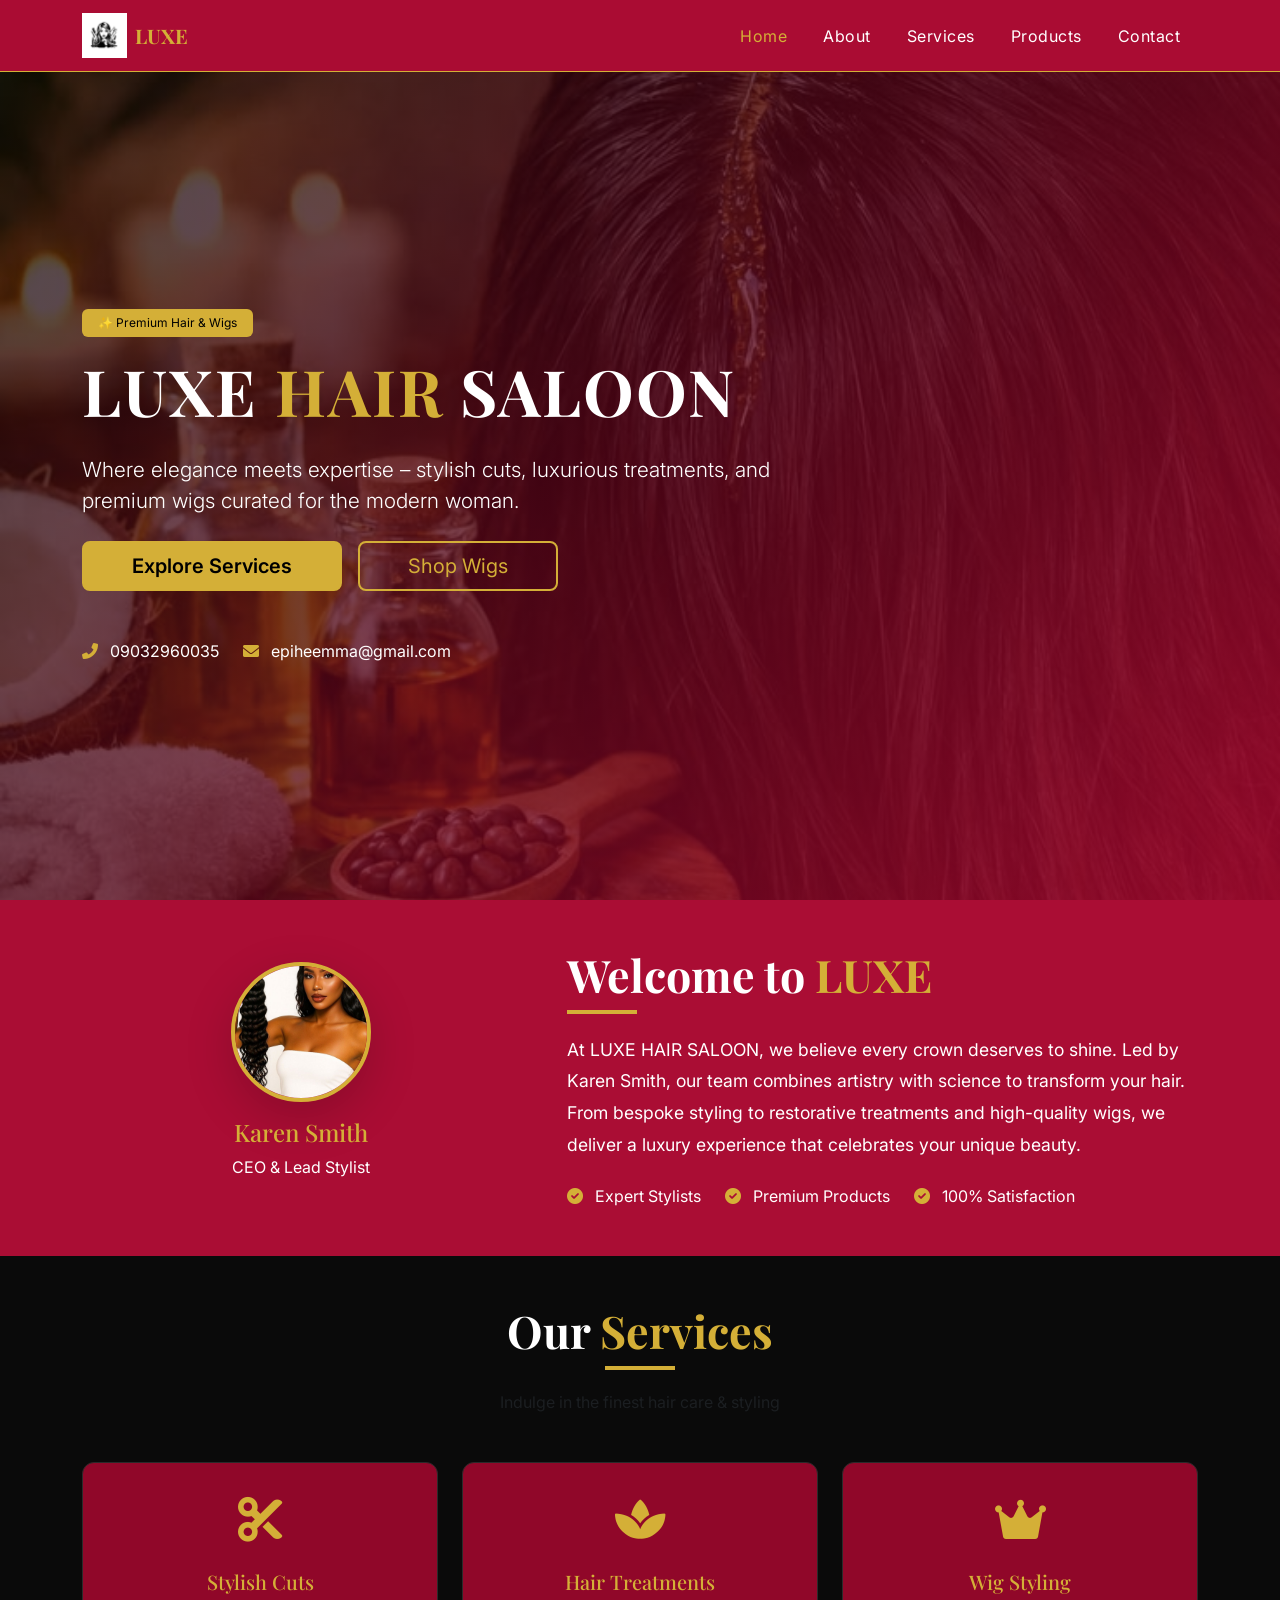
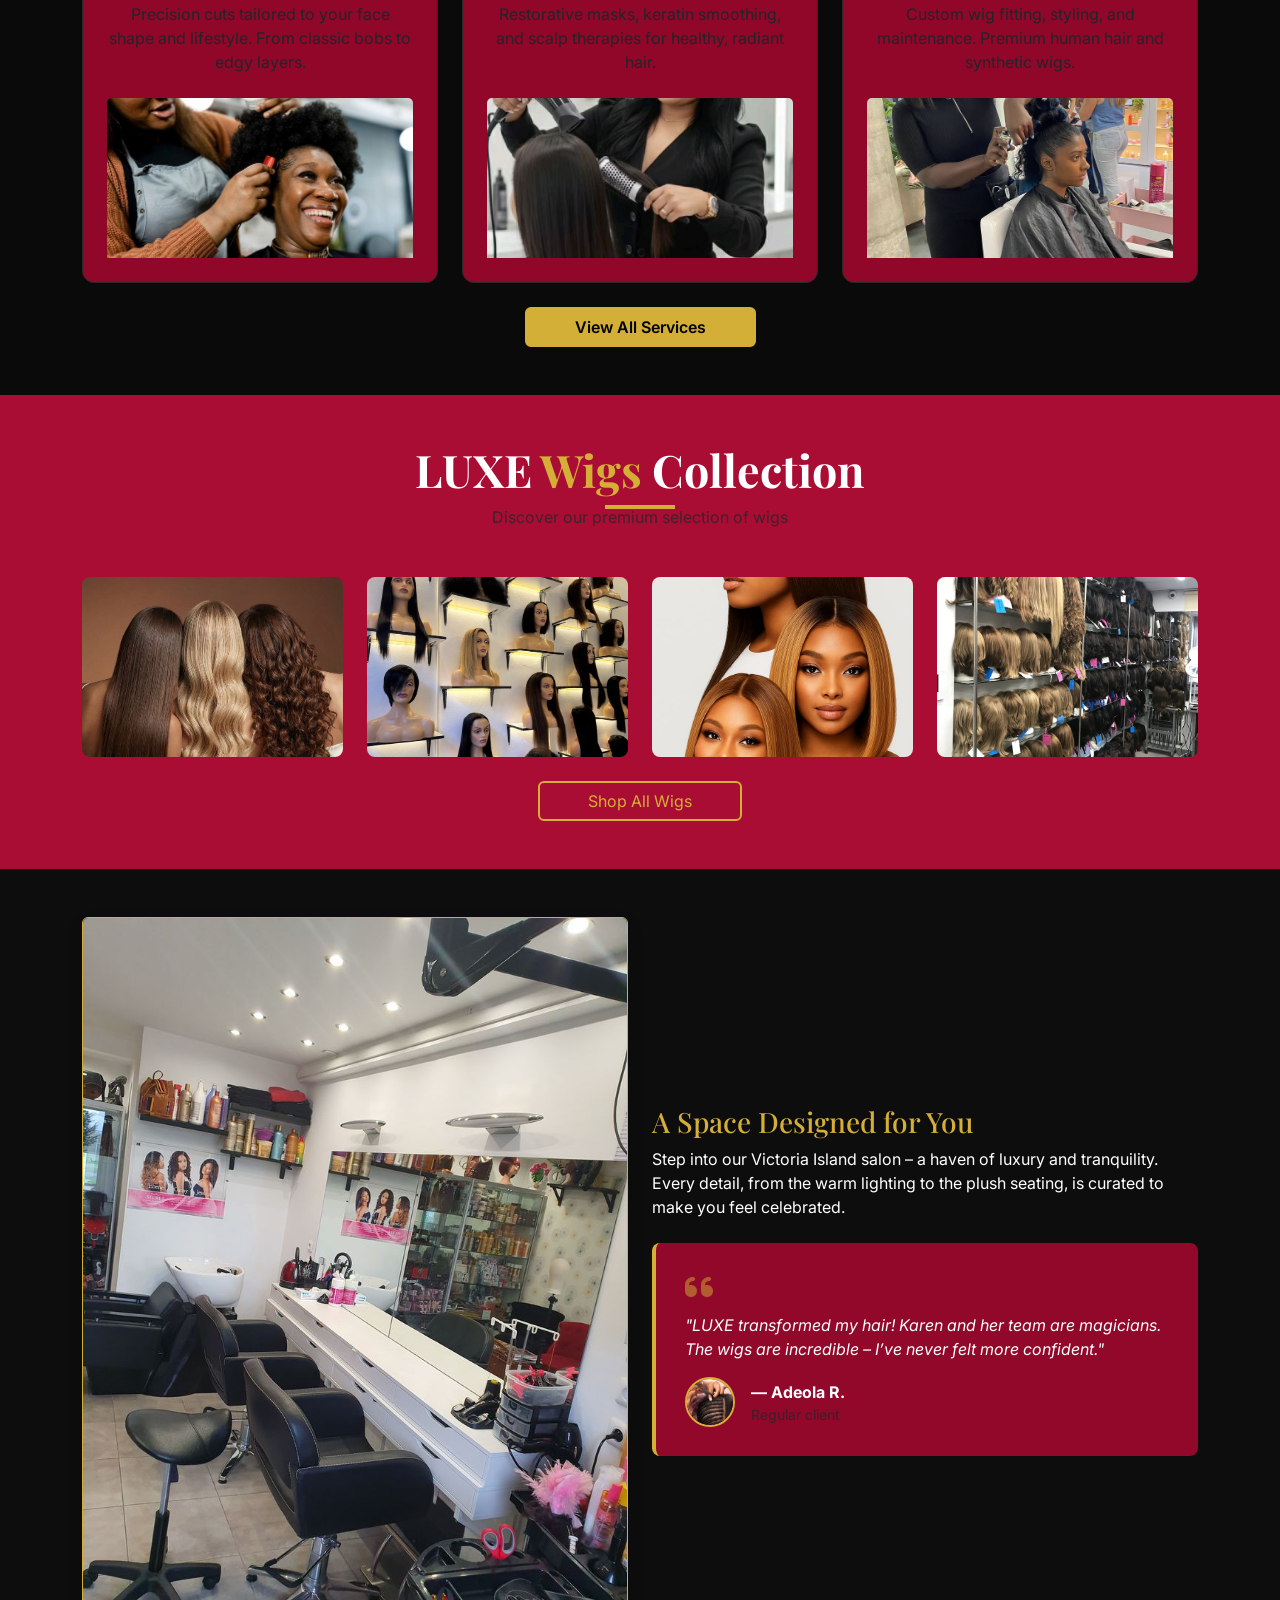
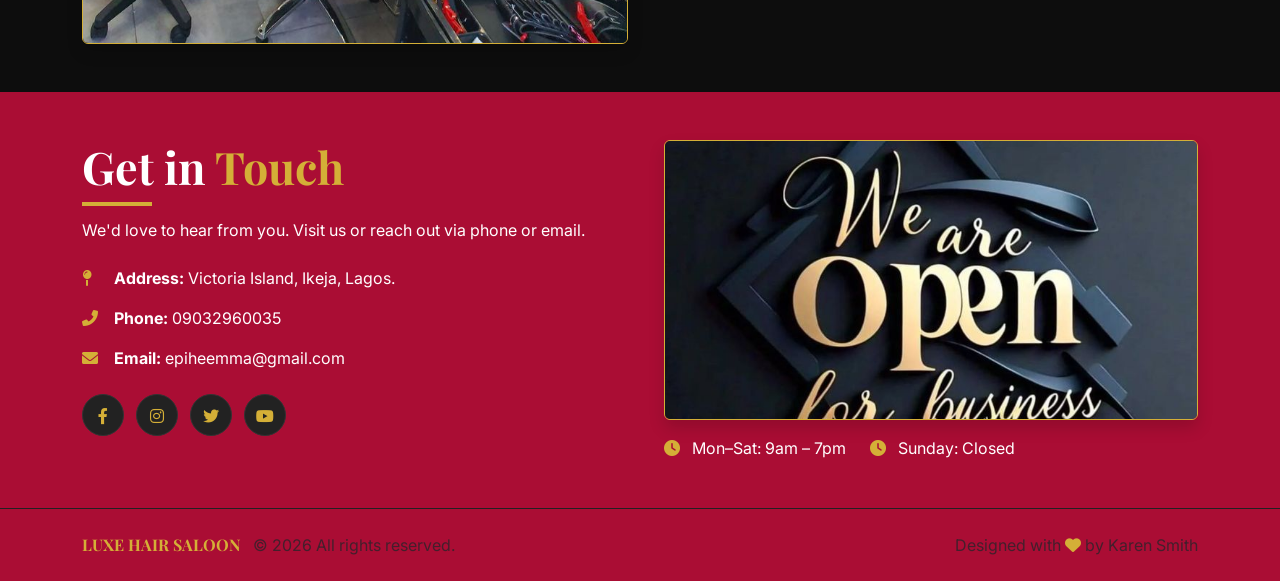
<file: index.html>
<!DOCTYPE html>
<html lang="en">
<head>
    <meta charset="UTF-8">
    <meta name="viewport" content="width=device-width, initial-scale=1.0">
    <title>LUXE HAIR SALOON</title>
    <!-- Favicon (logo.jfif) -->
    <link rel="icon" type="image/jpeg" href="static/images/logo.jfif">
    <!-- Bootstrap 5 CSS -->
    <link href="https://cdn.jsdelivr.net/npm/bootstrap@5.3.0-alpha1/dist/css/bootstrap.min.css" rel="stylesheet">
    <!-- Font Awesome 6 (free) -->
    <link rel="stylesheet" href="https://cdnjs.cloudflare.com/ajax/libs/font-awesome/6.0.0-beta3/css/all.min.css">
    <!-- Google Font (optional elegance) -->
    <link href="https://fonts.googleapis.com/css2?family=Playfair+Display:wght@400;700&family=Inter:wght@300;400;600&display=swap" rel="stylesheet">
    <style>
        * {
            margin: 0;
            padding: 0;
            box-sizing: border-box;
        }
        body {
            font-family: 'Inter', sans-serif;
            background-color: rgba(168, 8 ,48, 0.85);
            color: #fff;
        }
        h1, h2, h3, h4, h5 {
            font-family: 'Playfair Display', serif;
        }
        .gold {
            color: #D4AF37;
        }
        .bg-black {
            background-color: rgba(168, 8 ,48, 0.85) !important;
        }
        .bg-gold {
            background-color: #D4AF37 !important;
        }
        .border-gold {
            border-color: #D4AF37 !important;
        }
        .text-gold {
            color: #D4AF37;
        }
        .btn-gold {
            background-color: #D4AF37;
            color: #000;
            font-weight: 600;
            border: 2px solid #D4AF37;
            transition: all 0.3s ease;
        }
        .btn-gold:hover {
            background-color: transparent;
            color: #D4AF37;
            border: 2px solid #D4AF37;
        }
        .btn-outline-gold {
            border: 2px solid #D4AF37;
            color: #D4AF37;
            background: transparent;
            transition: all 0.3s ease;
        }
        .btn-outline-gold:hover {
            background: #D4AF37;
            color: #000;
        }
        .navbar {
            background: rgba(168, 8, 48, 0.85) !important;
            backdrop-filter: blur(4px);
            border-bottom: 1px solid #D4AF37;
        }
        .navbar-brand img {
            height: 45px;
            width: auto;
        }
        .nav-link {
            color: #fff !important;
            font-weight: 400;
            letter-spacing: 0.5px;
            margin: 0 10px;
            transition: color 0.3s;
        }
        .nav-link:hover, .nav-link.active {
            color: #D4AF37 !important;
        }
        .hero {
            background:linear-gradient(135deg, rgba(0, 0, 0, 0.7) 0%, rgba(168, 8 ,48, 0.85) 100%), url('static/images/background.jfif') center/cover no-repeat;
            min-height: 92vh;
            display: flex;
            align-items: center;
            padding: 4rem 0;
        }
        .hero h1 {
            font-size: 4rem;
            font-weight: 700;
            letter-spacing: 2px;
        }
        .hero .lead {
            font-size: 1.3rem;
            font-weight: 300;
        }
        .section-title {
            position: relative;
            display: inline-block;
            font-size: 2.8rem;
            font-weight: 700;
        }
        .section-title::after {
            content: '';
            position: absolute;
            bottom: -12px;
            left: 0;
            width: 70px;
            height: 4px;
            background: #D4AF37;
        }
        .section-title.text-center::after {
            left: 50%;
            transform: translateX(-50%);
        }
        .card {
            background: rgba(168, 8, 48, 0.85);
            border: 1px solid #2a2a2a;
            transition: transform 0.3s, box-shadow 0.3s;
            border-radius: 12px;
            overflow: hidden;
        }
        .card:hover {
            transform: translateY(-8px);
            box-shadow: 0 12px 30px rgba(212, 175, 55, 0.15);
            border-color: #D4AF37;
        }
        .card-img-top {
            height: 220px;
            object-fit: cover;
        }
        .service-icon {
            font-size: 2.8rem;
            color: #D4AF37;
            margin-bottom: 1rem;
        }
        .testimonial-card {
            background: rgba(168, 8 ,48, 0.85);
            border-left: 4px solid #D4AF37;
            padding: 1.8rem;
            border-radius: 8px;
        }
        .footer {
            background: rgba(168, 8 ,48, 0.85);
            border-top: 1px solid #222;
        }
        .footer a {
            color: #ccc;
            text-decoration: none;
            transition: color 0.3s;
        }
        .footer a:hover {
            color: #D4AF37;
        }
        .social-icons a {
            display: inline-block;
            background: #222;
            color: #fff;
            width: 42px;
            height: 42px;
            line-height: 42px;
            text-align: center;
            border-radius: 50%;
            margin-right: 8px;
            transition: background 0.3s, color 0.3s;
            border: 1px solid #333;
        }
        .social-icons a:hover {
            background: #D4AF37;
            color: #000;
            border-color: #D4AF37;
        }
        .ceo-img {
            width: 140px;
            height: 140px;
            object-fit: cover;
            border: 4px solid #D4AF37;
            border-radius: 50%;
        }
        .wig-grid img {
            height: 180px;
            object-fit: cover;
            border-radius: 8px;
            transition: transform 0.3s;
            width: 100%;
        }
        .wig-grid img:hover {
            transform: scale(1.03);
        }
        .address-block i {
            width: 28px;
            color: #D4AF37;
        }
        @media (max-width: 768px) {
            .hero h1 { font-size: 2.8rem; }
            .section-title { font-size: 2.2rem; }
        }
    </style>
</head>
<body>
    <!-- Navigation -->
    <nav class="navbar navbar-expand-lg navbar-dark fixed-top">
        <div class="container">
            <a class="navbar-brand d-flex align-items-center" href="index.html">
                <img src="static/images/logo.jfif" alt="LUXE HAIR SALOON" class="me-2" style="height: 45px;">
                <span class="gold fw-bold" style="font-family: 'Playfair Display', serif;">LUXE</span>
            </a>
            <button class="navbar-toggler" type="button" data-bs-toggle="collapse" data-bs-target="#navbarMain" 
                    aria-controls="navbarMain" aria-expanded="false" aria-label="Toggle navigation">
                <span class="navbar-toggler-icon"></span>
            </button>
            <div class="collapse navbar-collapse" id="navbarMain">
                <ul class="navbar-nav ms-auto mb-2 mb-lg-0">
                    <li class="nav-item"><a class="nav-link active" href="index.html">Home</a></li>
                    <li class="nav-item"><a class="nav-link" href="about.html">About</a></li>
                    <li class="nav-item"><a class="nav-link" href="services.html">Services</a></li>
                    <li class="nav-item"><a class="nav-link" href="products.html">Products</a></li>
                    <li class="nav-item"><a class="nav-link" href="contacts.html">Contact</a></li>
                </ul>
            </div>
        </div>
    </nav>

    <!-- Hero Section -->
    <section class="hero d-flex align-items-center" style="margin-top: 72px;">
        <div class="container">
            <div class="row">
                <div class="col-lg-8 col-md-10">
                    <span class="badge bg-gold text-black mb-3 px-3 py-2" style="font-weight: 400;">✨ Premium Hair & Wigs</span>
                    <h1 class="display-2 fw-bold">LUXE <span class="gold">HAIR</span> SALOON</h1>
                    <p class="lead my-4">Where elegance meets expertise – stylish cuts, luxurious treatments, and premium wigs curated for the modern woman.</p>
                    <div class="d-flex flex-wrap gap-3">
                        <a href="#services" class="btn btn-gold btn-lg px-5">Explore Services</a>
                        <a href="#products" class="btn btn-outline-gold btn-lg px-5">Shop Wigs</a>
                    </div>
                    <div class="mt-5 d-flex align-items-center gap-4">
                        <div><i class="fas fa-phone-alt gold me-2"></i> <span>09032960035</span></div>
                        <div><i class="fas fa-envelope gold me-2"></i> epiheemma@gmail.com</div>
                    </div>
                </div>
            </div>
        </div>
    </section>

    <!-- CEO & Welcome -->
    <section class="py-5 bg-black">
        <div class="container">
            <div class="row align-items-center g-5">
                <div class="col-md-5 text-center">
                    <img src="static/images/ceo2.jfif" alt="CEO Karen Smith" class="ceo-img shadow-lg">
                    <h4 class="mt-3 gold">Karen Smith</h4>
                    <p class="text-light-50">CEO & Lead Stylist</p>
                </div>
                <div class="col-md-7">
                    <h2 class="section-title">Welcome to <span class="gold">LUXE</span></h2>
                    <p class="mt-4" style="font-size: 1.1rem; line-height: 1.8;">At LUXE HAIR SALOON, we believe every crown deserves to shine. Led by Karen Smith, our team combines artistry with science to transform your hair. From bespoke styling to restorative treatments and high-quality wigs, we deliver a luxury experience that celebrates your unique beauty.</p>
                    <div class="d-flex flex-wrap mt-4">
                        <div class="me-4"><i class="fas fa-check-circle gold me-2"></i> Expert Stylists</div>
                        <div class="me-4"><i class="fas fa-check-circle gold me-2"></i> Premium Products</div>
                        <div><i class="fas fa-check-circle gold me-2"></i> 100% Satisfaction</div>
                    </div>
                </div>
            </div>
        </div>
    </section>

    <!-- Services Preview -->
    <section id="services" class="py-5" style="background: #0a0a0a;">
        <div class="container">
            <div class="text-center mb-5">
                <h2 class="section-title text-center">Our <span class="gold">Services</span></h2>
                <p class="text-muted mt-4">Indulge in the finest hair care & styling</p>
            </div>
            <div class="row g-4">
                <div class="col-md-4">
                    <div class="card h-100 text-center p-4">
                        <div class="service-icon"><i class="fas fa-cut"></i></div>
                        <h5 class="gold">Stylish Cuts</h5>
                        <p class="text-light-50">Precision cuts tailored to your face shape and lifestyle. From classic bobs to edgy layers.</p>
                        <img src="static/images/beauty1.jfif" class="card-img-top mt-2" alt="Stylish cut" style="height: 160px;">
                    </div>
                </div>
                <div class="col-md-4">
                    <div class="card h-100 text-center p-4">
                        <div class="service-icon"><i class="fas fa-spa"></i></div>
                        <h5 class="gold">Hair Treatments</h5>
                        <p class="text-light-50">Restorative masks, keratin smoothing, and scalp therapies for healthy, radiant hair.</p>
                        <img src="static/images/beauty2.jfif" class="card-img-top mt-2" alt="Hair treatment" style="height: 160px;">
                    </div>
                </div>
                <div class="col-md-4">
                    <div class="card h-100 text-center p-4">
                        <div class="service-icon"><i class="fas fa-crown"></i></div>
                        <h5 class="gold">Wig Styling</h5>
                        <p class="text-light-50">Custom wig fitting, styling, and maintenance. Premium human hair and synthetic wigs.</p>
                        <img src="static/images/beauty3.jfif" class="card-img-top mt-2" alt="Wig styling" style="height: 160px;">
                    </div>
                </div>
            </div>
            <div class="text-center mt-4">
                <a href="services.html" class="btn btn-gold px-5">View All Services</a>
            </div>
        </div>
    </section>

    <!-- Products / Wigs -->
    <section id="products" class="py-5 bg-black">
        <div class="container">
            <div class="text-center mb-5">
                <h2 class="section-title text-center">LUXE <span class="gold">Wigs</span> Collection</h2>
                <p class="text-muted">Discover our premium selection of wigs</p>
            </div>
            <div class="row g-4 wig-grid">
                <div class="col-6 col-md-3">
                    <img src="static/images/wig1.jfif" class="img-fluid" alt="Wig 1">
                </div>
                <div class="col-6 col-md-3">
                    <img src="static/images/wig2.jfif" class="img-fluid" alt="Wig 2">
                </div>
                <div class="col-6 col-md-3">
                    <img src="static/images/wig3.jfif" class="img-fluid" alt="Wig 3">
                </div>
                <div class="col-6 col-md-3">
                    <img src="static/images/wig4.jfif" class="img-fluid" alt="Wig 4">
                </div>
            </div>
            <div class="text-center mt-4">
                <a href="products.html" class="btn btn-outline-gold px-5">Shop All Wigs</a>
            </div>
        </div>
    </section>

    <!-- Testimonial / Parlour -->
    <section class="py-5" style="background: #0d0d0d;">
        <div class="container">
            <div class="row g-4 align-items-center">
                <div class="col-md-6">
                    <img src="static/images/parlour.jfif" alt="LUXE Salon interior" class="img-fluid rounded shadow" style="border: 1px solid #D4AF37;">
                </div>
                <div class="col-md-6">
                    <h3 class="gold">A Space Designed for You</h3>
                    <p class="text-light-50">Step into our Victoria Island salon – a haven of luxury and tranquility. Every detail, from the warm lighting to the plush seating, is curated to make you feel celebrated.</p>
                    <div class="testimonial-card mt-4">
                        <i class="fas fa-quote-left gold fa-2x opacity-50"></i>
                        <p class="fst-italic mt-2">"LUXE transformed my hair! Karen and her team are magicians. The wigs are incredible – I’ve never felt more confident."</p>
                        <div class="d-flex align-items-center mt-3">
                            <img src="static/images/beauty4.jfif" alt="client" style="width: 50px; height: 50px; border-radius: 50%; object-fit: cover; border: 2px solid #D4AF37;">
                            <div class="ms-3">
                                <strong>— Adeola R.</strong>
                                <span class="d-block text-muted small">Regular client</span>
                            </div>
                        </div>
                    </div>
                </div>
            </div>
        </div>
    </section>

    <!-- Contact / Address -->
    <section class="py-5 bg-black" id="contact">
        <div class="container">
            <div class="row g-5">
                <div class="col-md-6">
                    <h2 class="section-title">Get in <span class="gold">Touch</span></h2>
                    <p class="text-light-50 mt-3">We'd love to hear from you. Visit us or reach out via phone or email.</p>
                    <div class="mt-4 address-block">
                        <p><i class="fas fa-map-pin"></i> <strong>Address:</strong> Victoria Island, Ikeja, Lagos.</p>
                        <p><i class="fas fa-phone-alt"></i> <strong>Phone:</strong> 09032960035</p>
                        <p><i class="fas fa-envelope"></i> <strong>Email:</strong> epiheemma@gmail.com</p>
                        <div class="social-icons mt-4">
                            <a href="#"><i class="fab fa-facebook-f"></i></a>
                            <a href="#"><i class="fab fa-instagram"></i></a>
                            <a href="#"><i class="fab fa-twitter"></i></a>
                            <a href="#"><i class="fab fa-youtube"></i></a>
                        </div>
                    </div>
                </div>
                <div class="col-md-6">
                    <img src="static/images/open.jfif" alt="Open sign" class="img-fluid rounded shadow" style="border: 1px solid #D4AF37; max-height: 280px; width: 100%; object-fit: cover;">
                    <div class="mt-3 d-flex gap-4 flex-wrap">
                        <span><i class="fas fa-clock gold me-2"></i> Mon–Sat: 9am – 7pm</span>
                        <span><i class="fas fa-clock gold me-2"></i> Sunday: Closed</span>
                    </div>
                </div>
            </div>
        </div>
    </section>

    <!-- Footer -->
    <footer class="footer py-4">
        <div class="container">
            <div class="row align-items-center">
                <div class="col-md-6">
                    <span class="gold fw-bold" style="font-family: 'Playfair Display', serif;">LUXE HAIR SALOON</span>
                    <span class="text-muted ms-2">© 2026 All rights reserved.</span>
                </div>
                <div class="col-md-6 text-md-end">
                    <span class="text-muted">Designed with <i class="fas fa-heart gold"></i> by Karen Smith</span>
                </div>
            </div>
        </div>
    </footer>

    <!-- Bootstrap  -->
    <script src="https://cdn.jsdelivr.net/npm/bootstrap@5.3.0-alpha1/dist/js/bootstrap.bundle.min.js"></script>
    <!-- (optional) small JS for demo -->
    <script>
        (function() {
            // Smooth scroll for anchor links (optional)
            document.querySelectorAll('a[href^="#"]').forEach(anchor => {
                anchor.addEventListener('click', function(e) {
                    const target = document.querySelector(this.getAttribute('href'));
                    if (target) {
                        e.preventDefault();
                        target.scrollIntoView({ behavior: 'smooth' });
                    }
                });
            });
        })();
    </script>
</body>
</html>
</file>
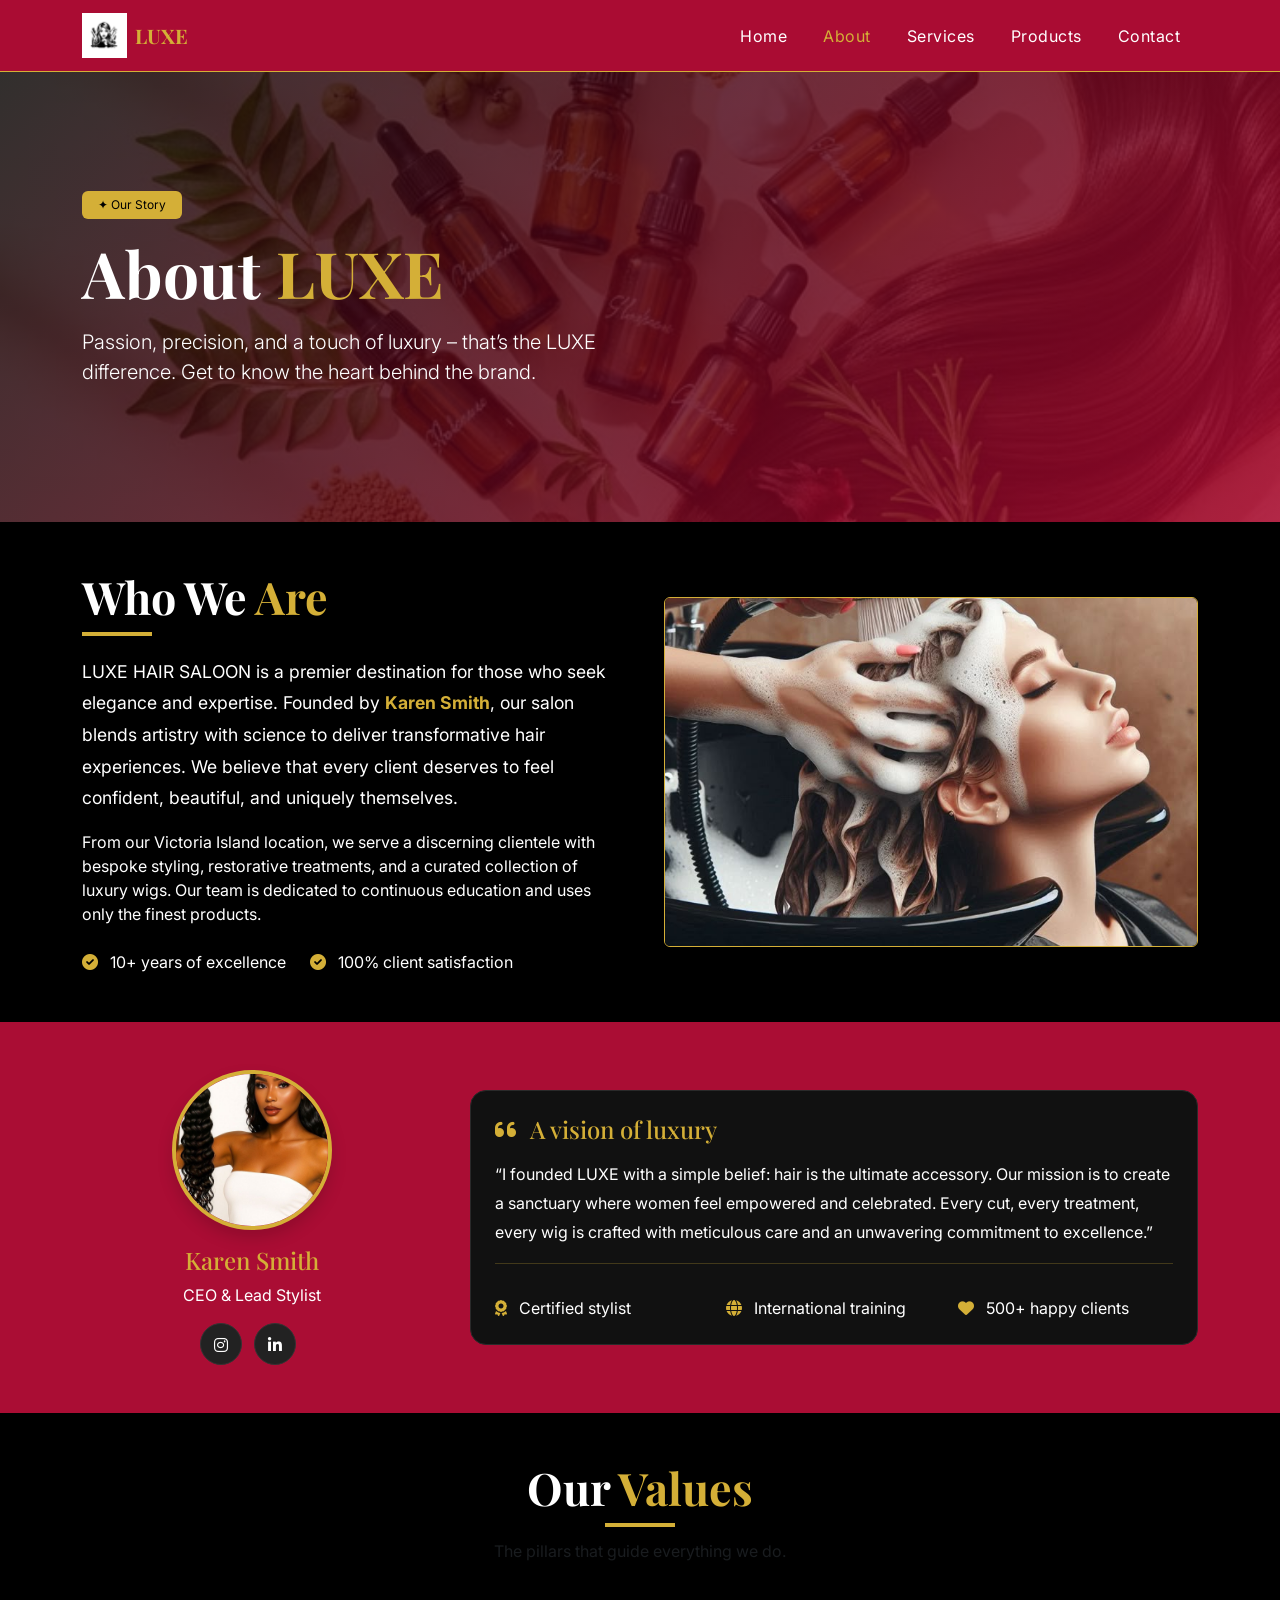
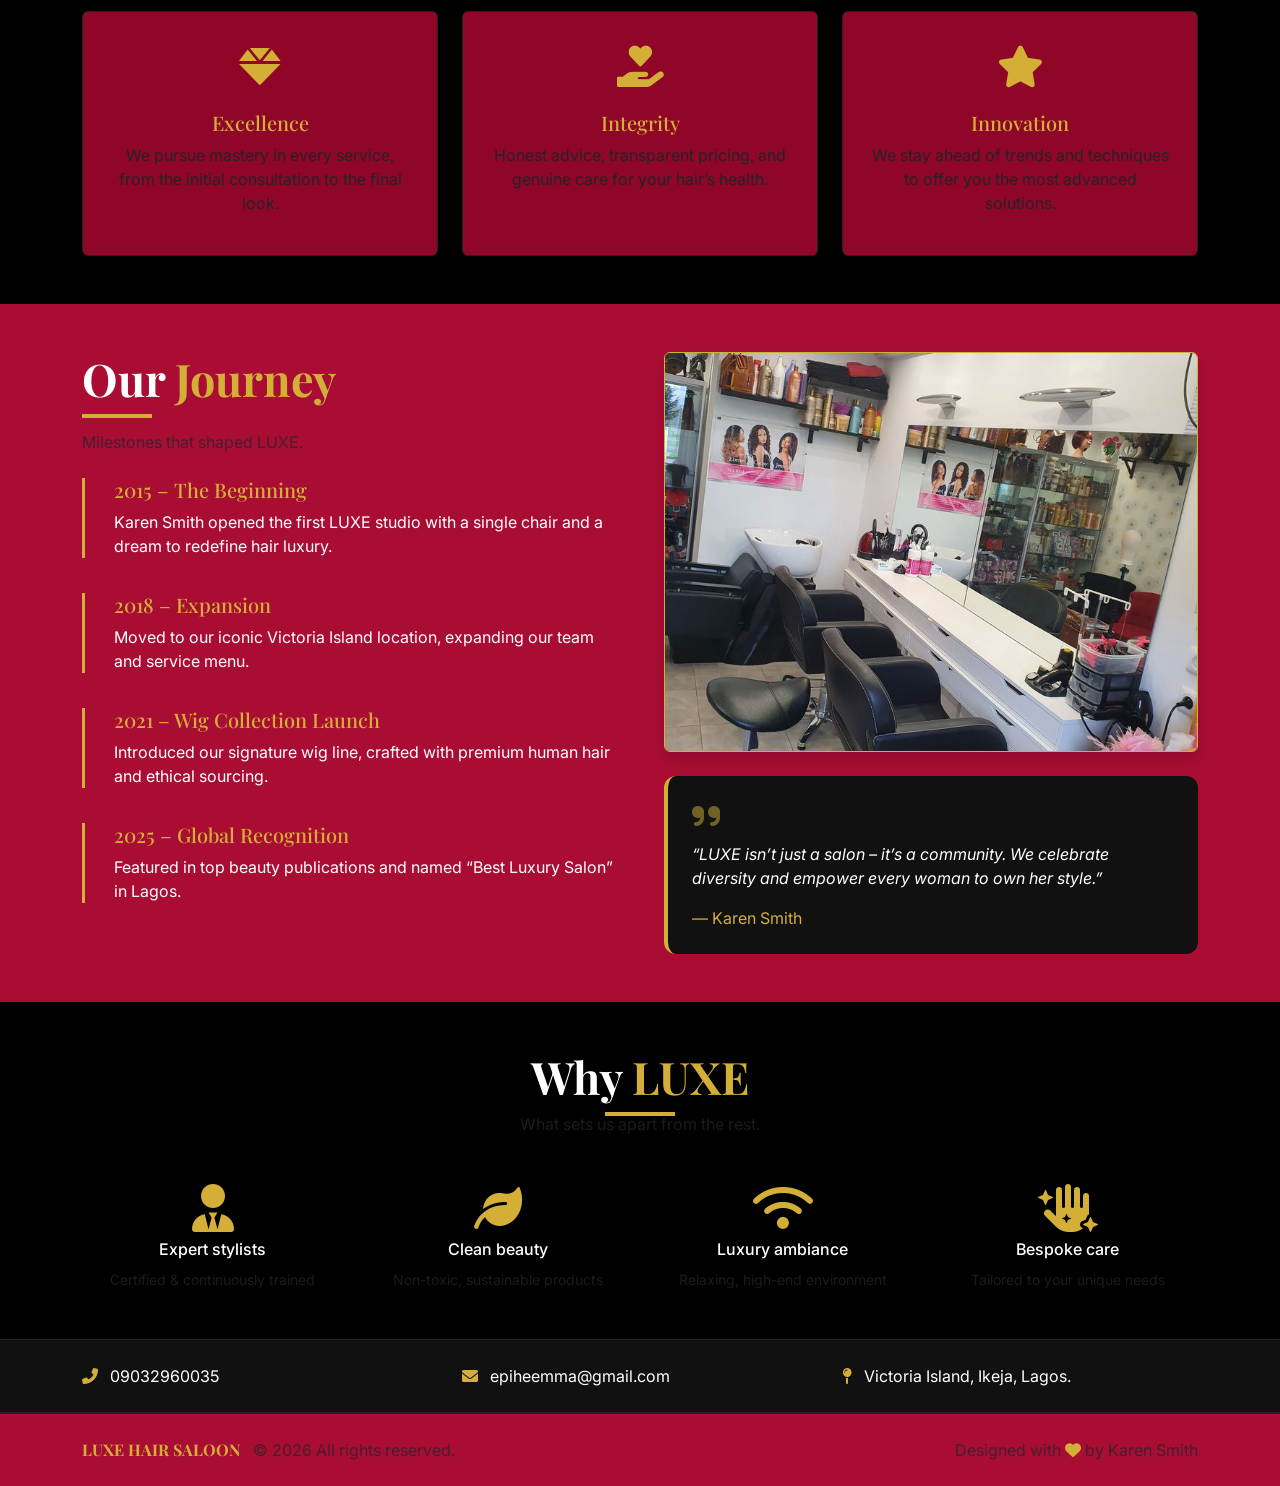
<file: about.html>
<!DOCTYPE html>
<html lang="en">
<head>
  <meta charset="UTF-8" />
  <meta name="viewport" content="width=device-width, initial-scale=1.0" />
  <title>About | LUXE HAIR SALOON</title>
  <!-- favicon -->
  <link rel="icon" type="image/jpeg" href="static/images/logo.jfif" />
  <!-- Bootstrap 5 -->
  <link href="https://cdn.jsdelivr.net/npm/bootstrap@5.3.0-alpha1/dist/css/bootstrap.min.css" rel="stylesheet" />
  <!-- Font Awesome 6 -->
  <link rel="stylesheet" href="https://cdnjs.cloudflare.com/ajax/libs/font-awesome/6.0.0-beta3/css/all.min.css" />
  <!-- Google Fonts -->
  <link href="https://fonts.googleapis.com/css2?family=Playfair+Display:wght@400;700&family=Inter:wght@300;400;600&display=swap" rel="stylesheet" />
  <style>
    /* ----- GLOBAL RESET & VARIABLES ----- */
    * { margin:0; padding:0; box-sizing:border-box; }
    body {
      font-family: 'Inter', sans-serif;
      background-color: rgba(168, 8,48,0.85);
      color: #fff;
    }
    h1, h2, h3, h4, h5 { font-family: 'Playfair Display', serif; }
    .gold { color: #D4AF37; }
    .bg-gold { background-color: #D4AF37 !important; }
    .border-gold { border-color: #D4AF37 !important; }
    .text-gold { color: #D4AF37; }

    /* ----- BUTTONS ----- */
    .btn-gold {
      background-color: #D4AF37;
      color: #000;
      font-weight: 600;
      border: 2px solid #D4AF37;
      transition: 0.3s;
    }
    .btn-gold:hover {
      background-color: transparent;
      color: #D4AF37;
    }
    .btn-outline-gold {
      border: 2px solid #D4AF37;
      color: #D4AF37;
      background: transparent;
      transition: 0.3s;
    }
    .btn-outline-gold:hover {
      background: #D4AF37;
      color: #000;
    }

    /* ----- NAVBAR (matches homepage) ----- */
    .navbar {
      background: rgba(168, 8,48,0.85) !important;
      backdrop-filter: blur(4px);
      border-bottom: 1px solid #D4AF37;
    }
    .navbar-brand img { height: 45px; width: auto; }
    .nav-link {
      color: #fff !important;
      font-weight: 400;
      letter-spacing: 0.5px;
      margin: 0 10px;
      transition: color 0.3s;
    }
    .nav-link:hover, .nav-link.active {
      color: #D4AF37 !important;
    }

    /* ----- SECTION TITLE (underline) ----- */
    .section-title {
      position: relative;
      display: inline-block;
      font-size: 2.8rem;
      font-weight: 700;
    }
    .section-title::after {
      content: '';
      position: absolute;
      bottom: -12px;
      left: 0;
      width: 70px;
      height: 4px;
      background: #D4AF37;
    }
    .section-title.text-center::after {
      left: 50%;
      transform: translateX(-50%);
    }

    /* ----- ABOUT SPECIFIC ----- */
    .about-hero {
      background: linear-gradient(135deg, rgba(0,0,0,0.8) 0%, rgba(168, 8,48,0.85) 100%), url('static/images/background\ \(2\).jfif') center/cover no-repeat;
      min-height: 50vh;
      display: flex;
      align-items: center;
      padding: 5rem 0;
      margin-top: 72px;
    }
    .ceo-card {
      background: #111;
      border: 1px solid #2a2a2a;
      border-radius: 16px;
      transition: 0.3s;
    }
    .ceo-card:hover {
      border-color: #D4AF37;
      box-shadow: 0 10px 30px rgba(212,175,55,0.12);
    }
    .ceo-img {
      width: 160px;
      height: 160px;
      object-fit: cover;
      border: 4px solid #D4AF37;
      border-radius: 50%;
    }
    .value-icon {
      font-size: 2.6rem;
      color: #D4AF37;
      margin-bottom: 0.8rem;
    }
    .timeline-item {
      border-left: 3px solid #D4AF37;
      padding-left: 1.8rem;
      margin-bottom: 2.2rem;
    }
    .timeline-item h5 { color: #D4AF37; }
    .footer {
      background: rgba(168, 8,48,0.85);
      border-top: 1px solid #222;
    }
    .footer a {
      color: #ccc;
      text-decoration: none;
      transition: 0.3s;
    }
    .footer a:hover { color: #D4AF37; }
    .social-icons a {
      display: inline-block;
      background: #222;
      color: #fff;
      width: 42px;
      height: 42px;
      line-height: 42px;
      text-align: center;
      border-radius: 50%;
      margin-right: 8px;
      transition: 0.3s;
      border: 1px solid #333;
    }
    .social-icons a:hover {
      background: #D4AF37;
      color: #000;
      border-color: #D4AF37;
    }
    @media (max-width: 768px) {
      .section-title { font-size: 2.2rem; }
      .about-hero { min-height: 40vh; }
    }
  </style>
</head>
<body>

  <!-- ====== NAVBAR (same as homepage) ====== -->
  <nav class="navbar navbar-expand-lg navbar-dark fixed-top">
    <div class="container">
      <a class="navbar-brand d-flex align-items-center" href="index.html">
        <img src="static/images/logo.jfif" alt="LUXE HAIR SALOON" class="me-2" />
        <span class="gold fw-bold" style="font-family: 'Playfair Display', serif;">LUXE</span>
      </a>
      <button class="navbar-toggler" type="button" data-bs-toggle="collapse" data-bs-target="#navbarMain"
              aria-controls="navbarMain" aria-expanded="false" aria-label="Toggle navigation">
        <span class="navbar-toggler-icon"></span>
      </button>
      <div class="collapse navbar-collapse" id="navbarMain">
        <ul class="navbar-nav ms-auto mb-2 mb-lg-0">
          <li class="nav-item"><a class="nav-link" href="index.html">Home</a></li>
          <li class="nav-item"><a class="nav-link active" href="about.html">About</a></li>
          <li class="nav-item"><a class="nav-link" href="services.html">Services</a></li>
          <li class="nav-item"><a class="nav-link" href="products.html">Products</a></li>
          <li class="nav-item"><a class="nav-link" href="contacts.html">Contact</a></li>
        </ul>
      </div>
    </div>
  </nav>

  <!-- ====== ABOUT HERO ====== -->
  <section class="about-hero">
    <div class="container">
      <div class="row">
        <div class="col-lg-8">
          <span class="badge bg-gold text-black px-3 py-2 mb-3" style="font-weight:400;">✦ Our Story</span>
          <h1 class="display-3 fw-bold">About <span class="gold">LUXE</span></h1>
          <p class="lead mt-3" style="max-width:600px;">Passion, precision, and a touch of luxury – that’s the LUXE difference. Get to know the heart behind the brand.</p>
        </div>
      </div>
    </div>
  </section>

  <!-- ====== OUR PHILOSOPHY ====== -->
  <section class="py-5 bg-black">
    <div class="container">
      <div class="row g-5 align-items-center">
        <div class="col-md-6">
          <h2 class="section-title">Who We <span class="gold">Are</span></h2>
          <p class="mt-4" style="font-size:1.1rem; line-height:1.8;">LUXE HAIR SALOON is a premier destination for those who seek elegance and expertise. Founded by <strong class="gold">Karen Smith</strong>, our salon blends artistry with science to deliver transformative hair experiences. We believe that every client deserves to feel confident, beautiful, and uniquely themselves.</p>
          <p class="text-light-50">From our Victoria Island location, we serve a discerning clientele with bespoke styling, restorative treatments, and a curated collection of luxury wigs. Our team is dedicated to continuous education and uses only the finest products.</p>
          <div class="d-flex flex-wrap mt-4">
            <div class="me-4"><i class="fas fa-check-circle gold me-2"></i> 10+ years of excellence</div>
            <div class="me-4"><i class="fas fa-check-circle gold me-2"></i> 100% client satisfaction</div>
          </div>
        </div>
        <div class="col-md-6 text-center">
          <img src="static/images/beauty5.jfif" alt="LUXE team" class="img-fluid rounded shadow" style="border: 1px solid #D4AF37; max-height:350px; width:100%; object-fit:cover;" />
        </div>
      </div>
    </div>
  </section>

  <!-- ====== CEO SECTION ====== -->
  <section class="py-5" style="background:rgba(168, 8,48,0.85);">
    <div class="container">
      <div class="row g-5 align-items-center">
        <div class="col-md-4 text-center">
          <img src="static/images/ceo2.jfif" alt="Karen Smith" class="ceo-img shadow" />
          <h4 class="mt-3 gold">Karen Smith</h4>
          <p class="text-light-50">CEO & Lead Stylist</p>
          <div class="social-icons mt-2">
            <a href="#"><i class="fab fa-instagram"></i></a>
            <a href="#"><i class="fab fa-linkedin-in"></i></a>
          </div>
        </div>
        <div class="col-md-8">
          <div class="ceo-card p-4">
            <h4 class="gold"><i class="fas fa-quote-left me-2"></i> A vision of luxury</h4>
            <p class="mt-3" style="line-height:1.8;">“I founded LUXE with a simple belief: hair is the ultimate accessory. Our mission is to create a sanctuary where women feel empowered and celebrated. Every cut, every treatment, every wig is crafted with meticulous care and an unwavering commitment to excellence.”</p>
            <hr class="border-gold opacity-25" />
            <div class="row g-3 mt-2">
              <div class="col-sm-4"><i class="fas fa-award gold me-2"></i> Certified stylist</div>
              <div class="col-sm-4"><i class="fas fa-globe gold me-2"></i> International training</div>
              <div class="col-sm-4"><i class="fas fa-heart gold me-2"></i> 500+ happy clients</div>
            </div>
          </div>
        </div>
      </div>
    </div>
  </section>

  <!-- ====== OUR VALUES ====== -->
  <section class="py-5 bg-black">
    <div class="container">
      <div class="text-center mb-5">
        <h2 class="section-title text-center">Our <span class="gold">Values</span></h2>
        <p class="text-muted mt-3">The pillars that guide everything we do.</p>
      </div>
      <div class="row g-4">
        <div class="col-md-4">
          <div class="card h-100 text-center p-4" style="background:rgba(168, 8,48,0.85); border:1px solid #222;">
            <div class="value-icon"><i class="fas fa-gem"></i></div>
            <h5 class="gold">Excellence</h5>
            <p class="text-light-50">We pursue mastery in every service, from the initial consultation to the final look.</p>
          </div>
        </div>
        <div class="col-md-4">
          <div class="card h-100 text-center p-4" style="background:rgba(168, 8,48,0.85); border:1px solid #222;">
            <div class="value-icon"><i class="fas fa-hand-holding-heart"></i></div>
            <h5 class="gold">Integrity</h5>
            <p class="text-light-50">Honest advice, transparent pricing, and genuine care for your hair’s health.</p>
          </div>
        </div>
        <div class="col-md-4">
          <div class="card h-100 text-center p-4" style="background:rgba(168, 8,48,0.85); border:1px solid #222;">
            <div class="value-icon"><i class="fas fa-star"></i></div>
            <h5 class="gold">Innovation</h5>
            <p class="text-light-50">We stay ahead of trends and techniques to offer you the most advanced solutions.</p>
          </div>
        </div>
      </div>
    </div>
  </section>

  <!-- ====== TIMELINE / MILESTONES ====== -->
  <section class="py-5" style="background:rgba(168, 8,48,0.85);">
    <div class="container">
      <div class="row g-5">
        <div class="col-md-6">
          <h2 class="section-title">Our <span class="gold">Journey</span></h2>
          <p class="text-muted mt-3">Milestones that shaped LUXE.</p>
          <div class="mt-4">
            <div class="timeline-item">
              <h5>2015 – The Beginning</h5>
              <p class="text-light-50">Karen Smith opened the first LUXE studio with a single chair and a dream to redefine hair luxury.</p>
            </div>
            <div class="timeline-item">
              <h5>2018 – Expansion</h5>
              <p class="text-light-50">Moved to our iconic Victoria Island location, expanding our team and service menu.</p>
            </div>
            <div class="timeline-item">
              <h5>2021 – Wig Collection Launch</h5>
              <p class="text-light-50">Introduced our signature wig line, crafted with premium human hair and ethical sourcing.</p>
            </div>
            <div class="timeline-item">
              <h5>2025 – Global Recognition</h5>
              <p class="text-light-50">Featured in top beauty publications and named “Best Luxury Salon” in Lagos.</p>
            </div>
          </div>
        </div>
        <div class="col-md-6">
          <img src="static/images/parlour.jfif" alt="Salon interior" class="img-fluid rounded shadow" style="border:1px solid #D4AF37; max-height:400px; width:100%; object-fit:cover;" />
          <div class="mt-4 p-4" style="background:#111; border-radius:12px; border-left:4px solid #D4AF37;">
            <i class="fas fa-quote-right gold fa-2x opacity-50"></i>
            <p class="mt-2 fst-italic">“LUXE isn’t just a salon – it’s a community. We celebrate diversity and empower every woman to own her style.”</p>
            <span class="text-gold">— Karen Smith</span>
          </div>
        </div>
      </div>
    </div>
  </section>

  <!-- ====== WHY CHOOSE LUXE ====== -->
  <section class="py-5 bg-black">
    <div class="container">
      <div class="text-center mb-5">
        <h2 class="section-title text-center">Why <span class="gold">LUXE</span></h2>
        <p class="text-muted">What sets us apart from the rest.</p>
      </div>
      <div class="row g-4">
        <div class="col-md-3 col-6">
          <div class="text-center">
            <i class="fas fa-user-tie gold fa-3x mb-2"></i>
            <h6>Expert stylists</h6>
            <small class="text-muted">Certified & continuously trained</small>
          </div>
        </div>
        <div class="col-md-3 col-6">
          <div class="text-center">
            <i class="fas fa-leaf gold fa-3x mb-2"></i>
            <h6>Clean beauty</h6>
            <small class="text-muted">Non-toxic, sustainable products</small>
          </div>
        </div>
        <div class="col-md-3 col-6">
          <div class="text-center">
            <i class="fas fa-wifi gold fa-3x mb-2"></i>
            <h6>Luxury ambiance</h6>
            <small class="text-muted">Relaxing, high-end environment</small>
          </div>
        </div>
        <div class="col-md-3 col-6">
          <div class="text-center">
            <i class="fas fa-hand-sparkles gold fa-3x mb-2"></i>
            <h6>Bespoke care</h6>
            <small class="text-muted">Tailored to your unique needs</small>
          </div>
        </div>
      </div>
    </div>
  </section>

  <!-- ====== CONTACT STRIP (quick links) ====== -->
  <section class="py-4" style="background: #111; border-top:1px solid #222; border-bottom:1px solid #222;">
    <div class="container">
      <div class="row align-items-center text-center text-md-start">
        <div class="col-md-4">
          <i class="fas fa-phone-alt gold me-2"></i> 09032960035
        </div>
        <div class="col-md-4">
          <i class="fas fa-envelope gold me-2"></i> epiheemma@gmail.com
        </div>
        <div class="col-md-4">
          <i class="fas fa-map-pin gold me-2"></i> Victoria Island, Ikeja, Lagos.
        </div>
      </div>
    </div>
  </section>

  <!-- ====== FOOTER ====== -->
  <footer class="footer py-4">
    <div class="container">
      <div class="row align-items-center">
        <div class="col-md-6">
          <span class="gold fw-bold" style="font-family:'Playfair Display',serif;">LUXE HAIR SALOON</span>
          <span class="text-muted ms-2">© 2026 All rights reserved.</span>
        </div>
        <div class="col-md-6 text-md-end">
          <span class="text-muted">Designed with <i class="fas fa-heart gold"></i> by Karen Smith</span>
        </div>
      </div>
    </div>
  </footer>

  <!-- Bootstrap JS -->
  <script src="https://cdn.jsdelivr.net/npm/bootstrap@5.3.0-alpha1/dist/js/bootstrap.bundle.min.js"></script>
  <!-- smooth scroll (optional) -->
  <script>
    document.querySelectorAll('a[href^="#"]').forEach(a => {
      a.addEventListener('click', function(e) {
        const target = document.querySelector(this.getAttribute('href'));
        if (target) { e.preventDefault(); target.scrollIntoView({ behavior: 'smooth' }); }
      });
    });
  </script>
</body>
</html>
</file>
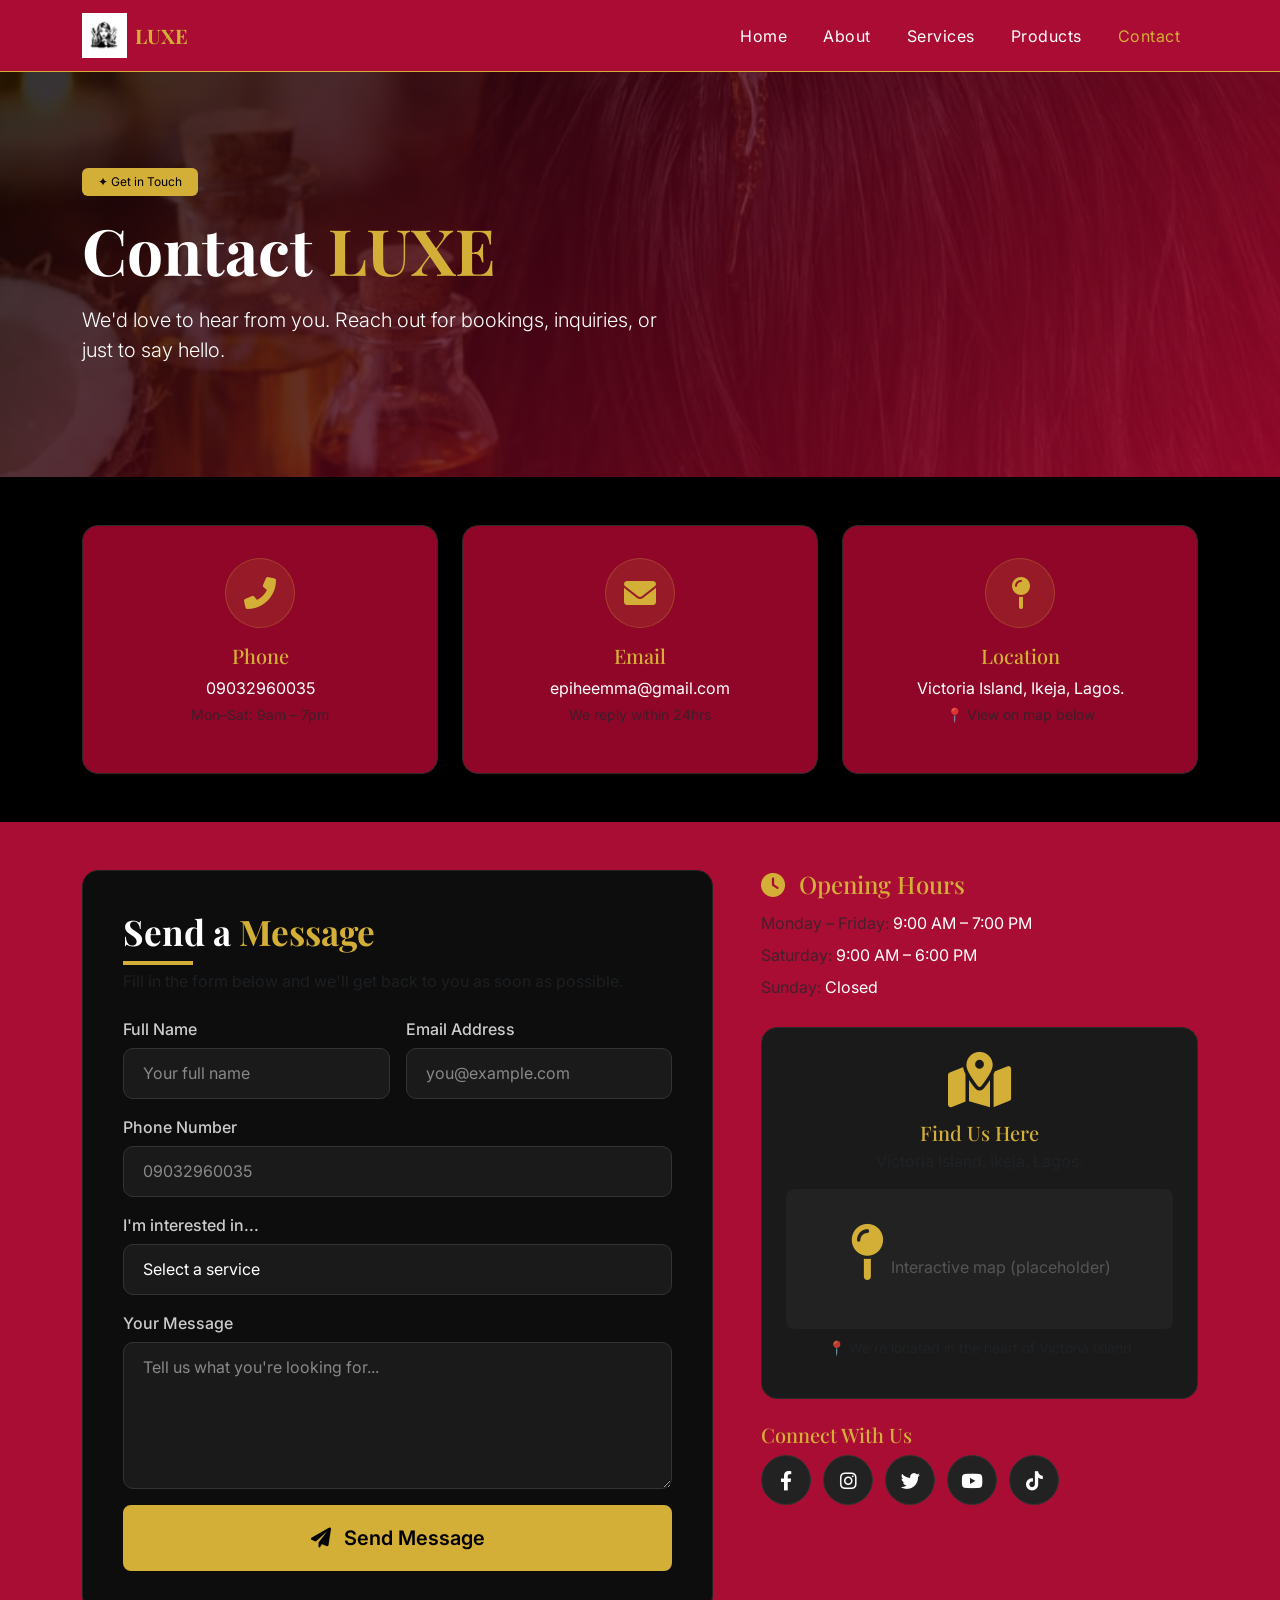
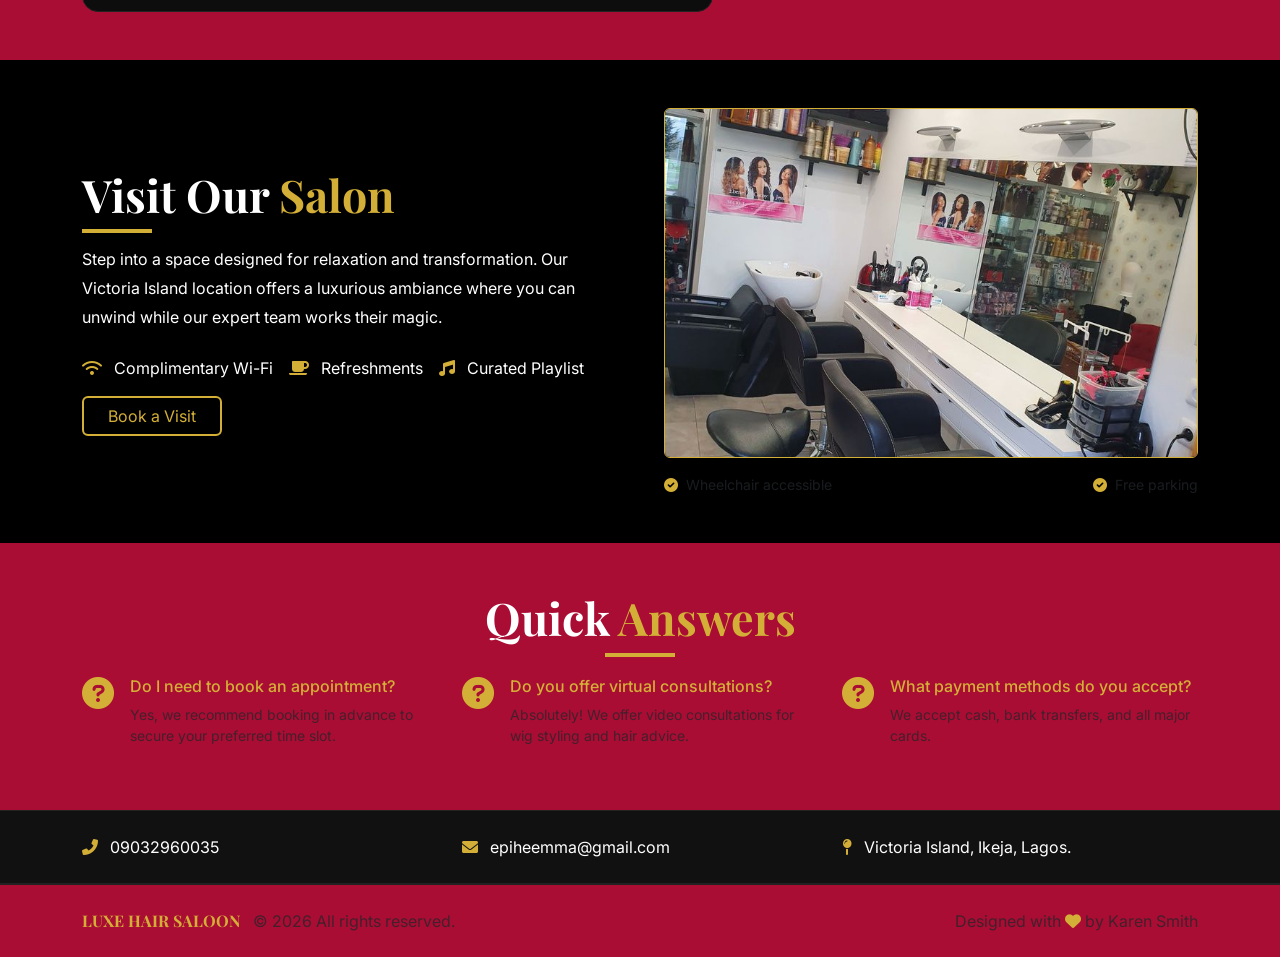
<file: contacts.html>
<!DOCTYPE html>
<html lang="en">
<head>
  <meta charset="UTF-8" />
  <meta name="viewport" content="width=device-width, initial-scale=1.0" />
  <title>Contact | LUXE HAIR SALOON</title>
  <!-- favicon -->
  <link rel="icon" type="image/jpeg" href="static/images/logo.jfif" />
  <!-- Bootstrap 5 -->
  <link href="https://cdn.jsdelivr.net/npm/bootstrap@5.3.0-alpha1/dist/css/bootstrap.min.css" rel="stylesheet" />
  <!-- Font Awesome 6 -->
  <link rel="stylesheet" href="https://cdnjs.cloudflare.com/ajax/libs/font-awesome/6.0.0-beta3/css/all.min.css" />
  <!-- Google Fonts -->
  <link href="https://fonts.googleapis.com/css2?family=Playfair+Display:wght@400;700&family=Inter:wght@300;400;600&display=swap" rel="stylesheet" />
  <style>
    /* ----- GLOBAL RESET & VARIABLES ----- */
    * { margin:0; padding:0; box-sizing:border-box; }
    body {
      font-family: 'Inter', sans-serif;
      background-color: rgba(168, 8, 48, 0.85);
      color: #fff;
    }
    h1, h2, h3, h4, h5 { font-family: 'Playfair Display', serif; }
    .gold { color: #D4AF37; }
    .bg-gold { background-color: #D4AF37 !important; }
    .border-gold { border-color: #D4AF37 !important; }
    .text-gold { color: #D4AF37; }

    /* ----- BUTTONS ----- */
    .btn-gold {
      background-color: #D4AF37;
      color: #000;
      font-weight: 600;
      border: 2px solid #D4AF37;
      transition: 0.3s;
    }
    .btn-gold:hover {
      background-color: transparent;
      color: #D4AF37;
    }
    .btn-outline-gold {
      border: 2px solid #D4AF37;
      color: #D4AF37;
      background: transparent;
      transition: 0.3s;
    }
    .btn-outline-gold:hover {
      background: #D4AF37;
      color: #000;
    }

    /* ----- NAVBAR ----- */
    .navbar {
      background: rgba(168, 8, 48,0.85) !important;
      backdrop-filter: blur(4px);
      border-bottom: 1px solid #D4AF37;
    }
    .navbar-brand img { height: 45px; width: auto; }
    .nav-link {
      color: #fff !important;
      font-weight: 400;
      letter-spacing: 0.5px;
      margin: 0 10px;
      transition: color 0.3s;
    }
    .nav-link:hover, .nav-link.active {
      color: #D4AF37 !important;
    }

    /* ----- SECTION TITLE ----- */
    .section-title {
      position: relative;
      display: inline-block;
      font-size: 2.8rem;
      font-weight: 700;
    }
    .section-title::after {
      content: '';
      position: absolute;
      bottom: -12px;
      left: 0;
      width: 70px;
      height: 4px;
      background: #D4AF37;
    }
    .section-title.text-center::after {
      left: 50%;
      transform: translateX(-50%);
    }

    /* ----- CONTACT HERO ----- */
    .contact-hero {
      background: linear-gradient(135deg, rgba(0,0,0,0.8) 0%, rgba(168, 8, 48, 0.85) 100%), url('static/images/background.jfif') center/cover no-repeat;
      min-height: 45vh;
      display: flex;
      align-items: center;
      padding: 5rem 0;
      margin-top: 72px;
    }

    /* ----- CONTACT CARDS ----- */
    .contact-info-card {
      background: rgba(168, 8, 48, 0.85);
      border: 1px solid #2a2a2a;
      border-radius: 16px;
      padding: 2rem 1.5rem;
      text-align: center;
      transition: 0.3s;
      height: 100%;
    }
    .contact-info-card:hover {
      border-color: #D4AF37;
      transform: translateY(-5px);
      box-shadow: 0 10px 30px rgba(212,175,55,0.08);
    }
    .contact-info-card .icon-circle {
      width: 70px;
      height: 70px;
      background: rgba(212, 175, 55, 0.12);
      border-radius: 50%;
      display: flex;
      align-items: center;
      justify-content: center;
      margin: 0 auto 1rem;
      font-size: 2rem;
      color: #D4AF37;
      border: 1px solid rgba(212, 175, 55, 0.25);
    }

    /* ----- FORM STYLES ----- */
    .form-control {
      background: #1a1a1a;
      border: 1px solid #333;
      color: #fff;
      padding: 0.8rem 1.2rem;
      border-radius: 10px;
      transition: 0.3s;
    }
    .form-control:focus {
      background: #222;
      border-color: #D4AF37;
      box-shadow: 0 0 0 3px rgba(212, 175, 55, 0.15);
      color: #fff;
    }
    .form-control::placeholder {
      color: #888;
    }
    .form-label {
      color: #ccc;
      font-weight: 500;
      margin-bottom: 0.4rem;
    }
    .contact-form-wrapper {
      background: #0d0d0d;
      border: 1px solid #222;
      border-radius: 16px;
      padding: 2.5rem;
    }

    /* ----- MAP PLACEHOLDER ----- */
    .map-placeholder {
      background: #1a1a1a;
      border-radius: 16px;
      border: 1px solid #2a2a2a;
      min-height: 280px;
      display: flex;
      flex-direction: column;
      align-items: center;
      justify-content: center;
      color: #666;
    }
    .map-placeholder i {
      font-size: 3.5rem;
      color: #D4AF37;
      margin-bottom: 0.8rem;
    }

    /* ----- FOOTER & SOCIAL ----- */
    .footer {
      background: rgba(168, 8, 48, 0.85);
      border-top: 1px solid #222;
    }
    .footer a {
      color: #ccc;
      text-decoration: none;
      transition: 0.3s;
    }
    .footer a:hover { color: #D4AF37; }
    .social-icons a {
      display: inline-block;
      background: #222;
      color: #fff;
      width: 42px;
      height: 42px;
      line-height: 42px;
      text-align: center;
      border-radius: 50%;
      margin-right: 8px;
      transition: 0.3s;
      border: 1px solid #333;
    }
    .social-icons a:hover {
      background: #D4AF37;
      color: #000;
      border-color: #D4AF37;
    }
    .social-icons-lg a {
      width: 50px;
      height: 50px;
      line-height: 50px;
      font-size: 1.2rem;
    }

    @media (max-width: 768px) {
      .section-title { font-size: 2.2rem; }
      .contact-hero { min-height: 35vh; }
      .contact-form-wrapper { padding: 1.5rem; }
    }
  </style>
</head>
<body>

  <!-- ====== NAVBAR ====== -->
  <nav class="navbar navbar-expand-lg navbar-dark fixed-top">
    <div class="container">
      <a class="navbar-brand d-flex align-items-center" href="index.html">
        <img src="static/images/logo.jfif" alt="LUXE HAIR SALOON" class="me-2" />
        <span class="gold fw-bold" style="font-family: 'Playfair Display', serif;">LUXE</span>
      </a>
      <button class="navbar-toggler" type="button" data-bs-toggle="collapse" data-bs-target="#navbarMain"
              aria-controls="navbarMain" aria-expanded="false" aria-label="Toggle navigation">
        <span class="navbar-toggler-icon"></span>
      </button>
      <div class="collapse navbar-collapse" id="navbarMain">
        <ul class="navbar-nav ms-auto mb-2 mb-lg-0">
          <li class="nav-item"><a class="nav-link" href="index.html">Home</a></li>
          <li class="nav-item"><a class="nav-link" href="about.html">About</a></li>
          <li class="nav-item"><a class="nav-link" href="services.html">Services</a></li>
          <li class="nav-item"><a class="nav-link" href="products.html">Products</a></li>
          <li class="nav-item"><a class="nav-link active" href="contacts.html">Contact</a></li>
        </ul>
      </div>
    </div>
  </nav>

  <!-- ====== CONTACT HERO ====== -->
  <section class="contact-hero">
    <div class="container">
      <div class="row">
        <div class="col-lg-8">
          <span class="badge bg-gold text-black px-3 py-2 mb-3" style="font-weight:400;">✦ Get in Touch</span>
          <h1 class="display-3 fw-bold">Contact <span class="gold">LUXE</span></h1>
          <p class="lead mt-3" style="max-width:600px;">We'd love to hear from you. Reach out for bookings, inquiries, or just to say hello.</p>
        </div>
      </div>
    </div>
  </section>

  <!-- ====== CONTACT INFO CARDS ====== -->
  <section class="py-5 bg-black">
    <div class="container">
      <div class="row g-4">
        <div class="col-md-4">
          <div class="contact-info-card">
            <div class="icon-circle">
              <i class="fas fa-phone-alt"></i>
            </div>
            <h5 class="gold">Phone</h5>
            <p class="text-light-50 mb-1">09032960035</p>
            <p class="text-muted small">Mon–Sat: 9am – 7pm</p>
          </div>
        </div>
        <div class="col-md-4">
          <div class="contact-info-card">
            <div class="icon-circle">
              <i class="fas fa-envelope"></i>
            </div>
            <h5 class="gold">Email</h5>
            <p class="text-light-50 mb-1">epiheemma@gmail.com</p>
            <p class="text-muted small">We reply within 24hrs</p>
          </div>
        </div>
        <div class="col-md-4">
          <div class="contact-info-card">
            <div class="icon-circle">
              <i class="fas fa-map-pin"></i>
            </div>
            <h5 class="gold">Location</h5>
            <p class="text-light-50 mb-1">Victoria Island, Ikeja, Lagos.</p>
            <p class="text-muted small">📍 View on map below</p>
          </div>
        </div>
      </div>
    </div>
  </section>

  <!-- ====== CONTACT FORM + MAP ====== -->
  <section class="py-5" style="background:rgba(168, 8, 48, 0.85);">
    <div class="container">
      <div class="row g-5">
        <!-- FORM -->
        <div class="col-lg-7">
          <div class="contact-form-wrapper">
            <h2 class="section-title" style="font-size:2.2rem;">Send a <span class="gold">Message</span></h2>
            <p class="text-muted mt-2 mb-4">Fill in the form below and we'll get back to you as soon as possible.</p>

            <form id="contactForm" onsubmit="event.preventDefault(); alert('Thank you for reaching out! We\'ll get back to you shortly.'); this.reset();">
              <div class="row g-3">
                <div class="col-md-6">
                  <label for="fullName" class="form-label">Full Name</label>
                  <input type="text" class="form-control" id="fullName" placeholder="Your full name" required />
                </div>
                <div class="col-md-6">
                  <label for="email" class="form-label">Email Address</label>
                  <input type="email" class="form-control" id="email" placeholder="you@example.com" required />
                </div>
                <div class="col-12">
                  <label for="phoneInput" class="form-label">Phone Number</label>
                  <input type="tel" class="form-control" id="phoneInput" placeholder="09032960035" />
                </div>
                <div class="col-12">
                  <label for="serviceSelect" class="form-label">I'm interested in...</label>
                  <select class="form-control" id="serviceSelect">
                    <option value="">Select a service</option>
                    <option>Hair Styling / Cut</option>
                    <option>Hair Treatment</option>
                    <option>Wig Styling / Fitting</option>
                    <option>Wig Purchase</option>
                    <option>Bridal / Event Hair</option>
                    <option>General Inquiry</option>
                  </select>
                </div>
                <div class="col-12">
                  <label for="message" class="form-label">Your Message</label>
                  <textarea class="form-control" id="message" rows="5" placeholder="Tell us what you're looking for..." required></textarea>
                </div>
                <div class="col-12">
                  <button type="submit" class="btn btn-gold btn-lg w-100 py-3">
                    <i class="fas fa-paper-plane me-2"></i> Send Message
                  </button>
                </div>
              </div>
            </form>
          </div>
        </div>

        <!-- MAP + HOURS -->
        <div class="col-lg-5">
          <div class="mb-4">
            <h4 class="gold"><i class="fas fa-clock me-2"></i> Opening Hours</h4>
            <ul class="list-unstyled text-light-50" style="line-height:2;">
              <li><span class="text-muted">Monday – Friday:</span> 9:00 AM – 7:00 PM</li>
              <li><span class="text-muted">Saturday:</span> 9:00 AM – 6:00 PM</li>
              <li><span class="text-muted">Sunday:</span> Closed</li>
            </ul>
          </div>

          <div class="map-placeholder p-4">
            <i class="fas fa-map-marked-alt"></i>
            <h5 class="gold mb-1">Find Us Here</h5>
            <p class="text-muted text-center mb-0">Victoria Island, Ikeja, Lagos.</p>
            <div class="mt-3 w-100" style="background:#222; border-radius:8px; height:140px; display:flex; align-items:center; justify-content:center; color:#555;">
              <span><i class="fas fa-map-pin gold me-1"></i> Interactive map (placeholder)</span>
            </div>
            <p class="text-muted small mt-2">📍 We're located in the heart of Victoria Island</p>
          </div>

          <!-- Social links -->
          <div class="mt-4">
            <h5 class="gold">Connect With Us</h5>
            <div class="social-icons social-icons-lg mt-2">
              <a href="#"><i class="fab fa-facebook-f"></i></a>
              <a href="#"><i class="fab fa-instagram"></i></a>
              <a href="#"><i class="fab fa-twitter"></i></a>
              <a href="#"><i class="fab fa-youtube"></i></a>
              <a href="#"><i class="fab fa-tiktok"></i></a>
            </div>
          </div>
        </div>
      </div>
    </div>
  </section>

  <!-- ====== VISIT US / SALON IMAGE ====== -->
  <section class="py-5 bg-black">
    <div class="container">
      <div class="row g-5 align-items-center">
        <div class="col-md-6">
          <h2 class="section-title">Visit Our <span class="gold">Salon</span></h2>
          <p class="text-light-50 mt-3" style="line-height:1.8;">Step into a space designed for relaxation and transformation. Our Victoria Island location offers a luxurious ambiance where you can unwind while our expert team works their magic.</p>
          <div class="d-flex flex-wrap gap-3 mt-4">
            <div><i class="fas fa-wifi gold me-2"></i> Complimentary Wi-Fi</div>
            <div><i class="fas fa-coffee gold me-2"></i> Refreshments</div>
            <div><i class="fas fa-music gold me-2"></i> Curated Playlist</div>
          </div>
          <a href="services.html" class="btn btn-outline-gold mt-3 px-4">Book a Visit</a>
        </div>
        <div class="col-md-6">
          <img src="static/images/parlour.jfif" alt="LUXE Salon Interior" class="img-fluid rounded shadow" style="border:1px solid #D4AF37; max-height:350px; width:100%; object-fit:cover;" />
          <div class="mt-3 d-flex justify-content-between text-muted small">
            <span><i class="fas fa-check-circle gold me-1"></i> Wheelchair accessible</span>
            <span><i class="fas fa-check-circle gold me-1"></i> Free parking</span>
          </div>
        </div>
      </div>
    </div>
  </section>

  <!-- ====== FREQUENTLY ASKED (mini) ====== -->
  <section class="py-5" style="background:rgba(168, 8, 48, 0.85);">
    <div class="container">
      <div class="text-center mb-4">
        <h2 class="section-title text-center">Quick <span class="gold">Answers</span></h2>
      </div>
      <div class="row g-4">
        <div class="col-md-4">
          <div class="d-flex">
            <i class="fas fa-question-circle gold fa-2x me-3 flex-shrink-0"></i>
            <div>
              <h6 class="gold">Do I need to book an appointment?</h6>
              <p class="text-muted small">Yes, we recommend booking in advance to secure your preferred time slot.</p>
            </div>
          </div>
        </div>
        <div class="col-md-4">
          <div class="d-flex">
            <i class="fas fa-question-circle gold fa-2x me-3 flex-shrink-0"></i>
            <div>
              <h6 class="gold">Do you offer virtual consultations?</h6>
              <p class="text-muted small">Absolutely! We offer video consultations for wig styling and hair advice.</p>
            </div>
          </div>
        </div>
        <div class="col-md-4">
          <div class="d-flex">
            <i class="fas fa-question-circle gold fa-2x me-3 flex-shrink-0"></i>
            <div>
              <h6 class="gold">What payment methods do you accept?</h6>
              <p class="text-muted small">We accept cash, bank transfers, and all major cards.</p>
            </div>
          </div>
        </div>
      </div>
    </div>
  </section>

  <!-- ====== CONTACT STRIP ====== -->
  <section class="py-4" style="background:#111; border-top:1px solid #222; border-bottom:1px solid #222;">
    <div class="container">
      <div class="row align-items-center text-center text-md-start">
        <div class="col-md-4">
          <i class="fas fa-phone-alt gold me-2"></i> 09032960035
        </div>
        <div class="col-md-4">
          <i class="fas fa-envelope gold me-2"></i> epiheemma@gmail.com
        </div>
        <div class="col-md-4">
          <i class="fas fa-map-pin gold me-2"></i> Victoria Island, Ikeja, Lagos.
        </div>
      </div>
    </div>
  </section>

  <!-- ====== FOOTER ====== -->
  <footer class="footer py-4">
    <div class="container">
      <div class="row align-items-center">
        <div class="col-md-6">
          <span class="gold fw-bold" style="font-family:'Playfair Display',serif;">LUXE HAIR SALOON</span>
          <span class="text-muted ms-2">© 2026 All rights reserved.</span>
        </div>
        <div class="col-md-6 text-md-end">
          <span class="text-muted">Designed with <i class="fas fa-heart gold"></i> by Karen Smith</span>
        </div>
      </div>
    </div>
  </footer>

  <!-- Bootstrap JS -->
  <script src="https://cdn.jsdelivr.net/npm/bootstrap@5.3.0-alpha1/dist/js/bootstrap.bundle.min.js"></script>
  <script>
    document.querySelectorAll('a[href^="#"]').forEach(a => {
      a.addEventListener('click', function(e) {
        const target = document.querySelector(this.getAttribute('href'));
        if (target) { e.preventDefault(); target.scrollIntoView({ behavior: 'smooth' }); }
      });
    });
  </script>
</body>
</html>
</file>
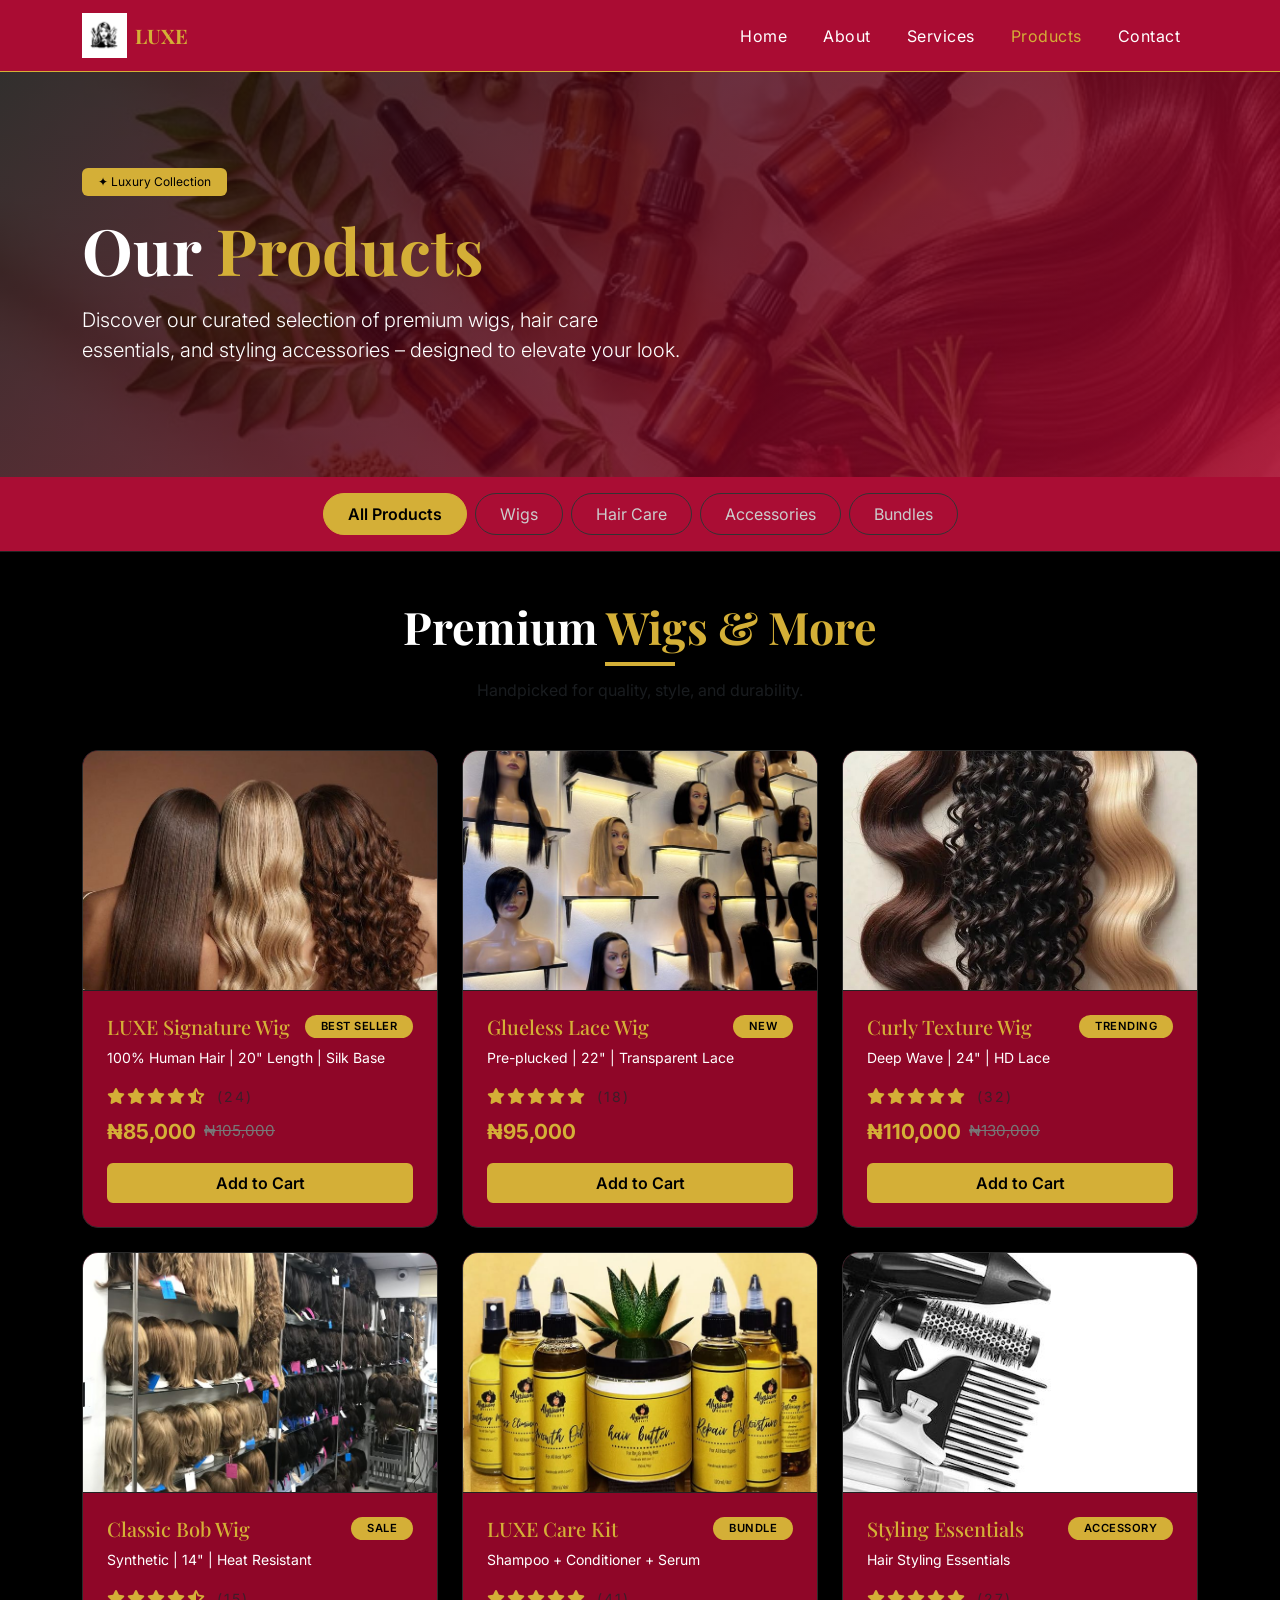
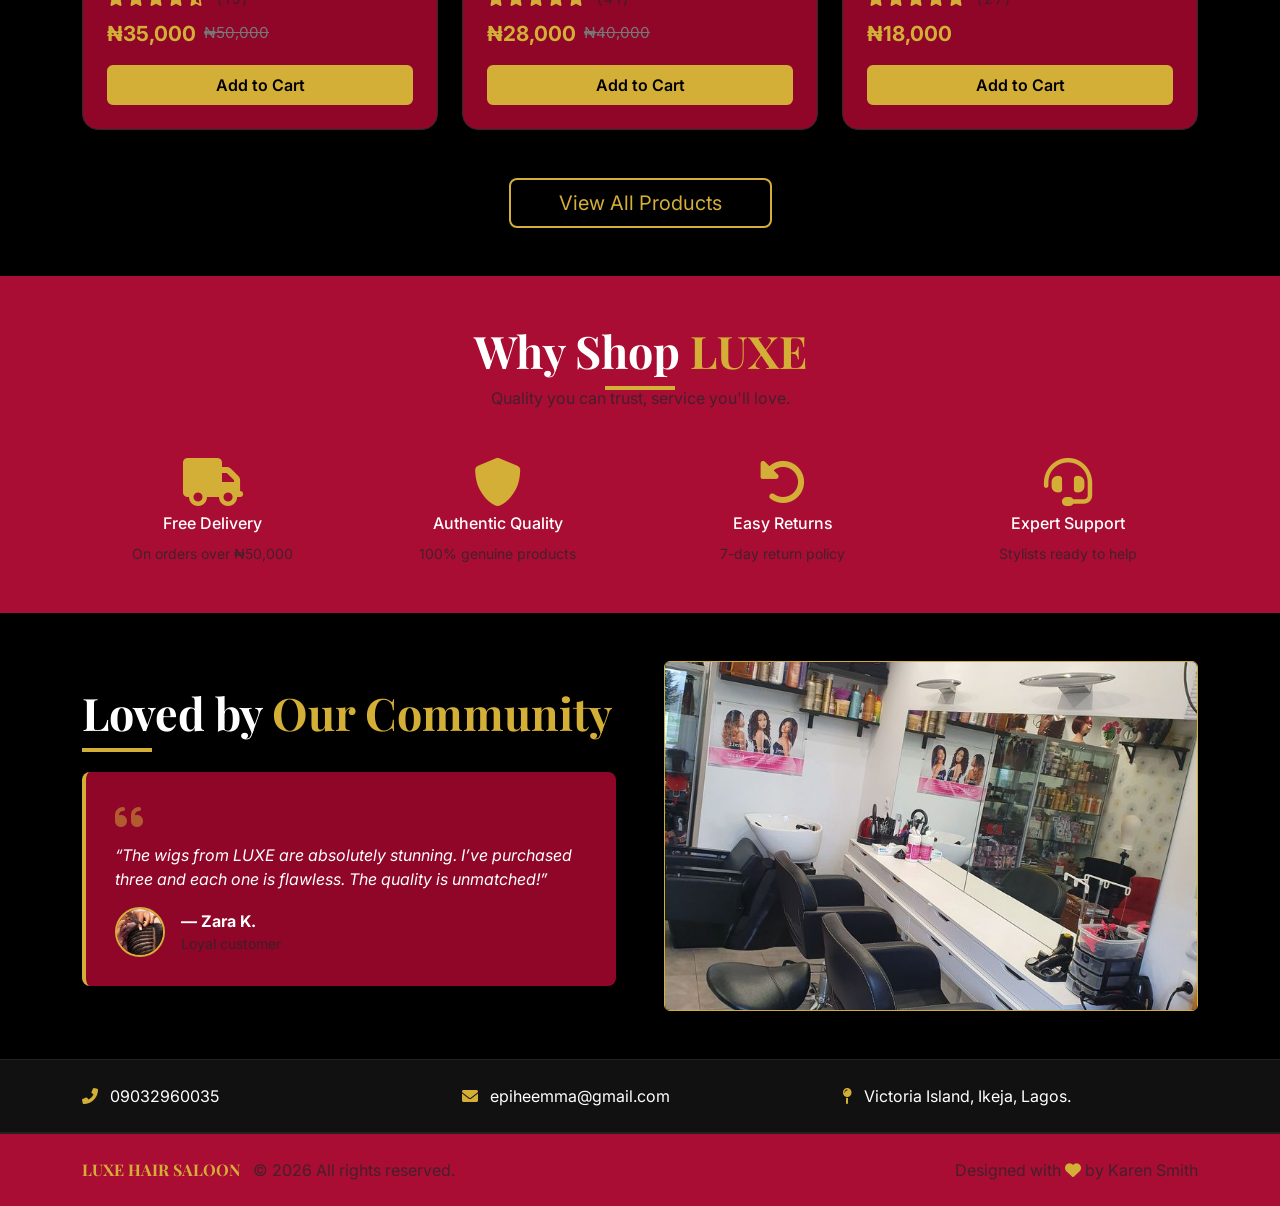
<file: products.html>
<!DOCTYPE html>
<html lang="en">
<head>
  <meta charset="UTF-8" />
  <meta name="viewport" content="width=device-width, initial-scale=1.0" />
  <title>Products | LUXE HAIR SALOON</title>
  <!-- favicon -->
  <link rel="icon" type="image/jpeg" href="static/images/logo.jfif" />
  <!-- Bootstrap 5 -->
  <link href="https://cdn.jsdelivr.net/npm/bootstrap@5.3.0-alpha1/dist/css/bootstrap.min.css" rel="stylesheet" />
  <!-- Font Awesome 6 -->
  <link rel="stylesheet" href="https://cdnjs.cloudflare.com/ajax/libs/font-awesome/6.0.0-beta3/css/all.min.css" />
  <!-- Google Fonts -->
  <link href="https://fonts.googleapis.com/css2?family=Playfair+Display:wght@400;700&family=Inter:wght@300;400;600&display=swap" rel="stylesheet" />
  <style>
    /* ----- GLOBAL RESET & VARIABLES ----- */
    * { margin:0; padding:0; box-sizing:border-box; }
    body {
      font-family: 'Inter', sans-serif;
      background-color: rgba(168, 8, 48, 0.85);
      color: #fff;
    }
    h1, h2, h3, h4, h5 { font-family: 'Playfair Display', serif; }
    .gold { color: #D4AF37; }
    .bg-gold { background-color: #D4AF37 !important; }
    .border-gold { border-color: #D4AF37 !important; }
    .text-gold { color: #D4AF37; }

    /* ----- BUTTONS ----- */
    .btn-gold {
      background-color: #D4AF37;
      color: #000;
      font-weight: 600;
      border: 2px solid #D4AF37;
      transition: 0.3s;
    }
    .btn-gold:hover {
      background-color: transparent;
      color: #D4AF37;
    }
    .btn-outline-gold {
      border: 2px solid #D4AF37;
      color: #D4AF37;
      background: transparent;
      transition: 0.3s;
    }
    .btn-outline-gold:hover {
      background: #D4AF37;
      color: #000;
    }

    /* ----- NAVBAR ----- */
    .navbar {
      background: rgba(168, 8, 48,0.85) !important;
      backdrop-filter: blur(4px);
      border-bottom: 1px solid #D4AF37;
    }
    .navbar-brand img { height: 45px; width: auto; }
    .nav-link {
      color: #fff !important;
      font-weight: 400;
      letter-spacing: 0.5px;
      margin: 0 10px;
      transition: color 0.3s;
    }
    .nav-link:hover, .nav-link.active {
      color: #D4AF37 !important;
    }

    /* ----- SECTION TITLE ----- */
    .section-title {
      position: relative;
      display: inline-block;
      font-size: 2.8rem;
      font-weight: 700;
    }
    .section-title::after {
      content: '';
      position: absolute;
      bottom: -12px;
      left: 0;
      width: 70px;
      height: 4px;
      background: #D4AF37;
    }
    .section-title.text-center::after {
      left: 50%;
      transform: translateX(-50%);
    }

    /* ----- PRODUCTS HERO ----- */
    .products-hero {
      background: linear-gradient(135deg, rgba(0,0,0,0.8) 0%, rgba(168, 8, 48, 0.85) 100%), url('static/images/background\ \(2\).jfif') center/cover no-repeat;
      min-height: 45vh;
      display: flex;
      align-items: center;
      padding: 5rem 0;
      margin-top: 72px;
    }

    /* ----- PRODUCT CARDS ----- */
    .product-card {
      background: rgba(168, 8, 48, 0.85);
      border: 1px solid #2a2a2a;
      border-radius: 16px;
      overflow: hidden;
      transition: all 0.3s ease;
      height: 100%;
    }
    .product-card:hover {
      transform: translateY(-8px);
      border-color: #D4AF37;
      box-shadow: 0 12px 40px rgba(212,175,55,0.12);
    }
    .product-card img {
      height: 240px;
      width: 100%;
      object-fit: cover;
      border-bottom: 1px solid #222;
    }
    .product-body {
      padding: 1.5rem;
    }
    .product-body .price {
      font-size: 1.3rem;
      font-weight: 700;
      color: #D4AF37;
    }
    .product-body .old-price {
      color: #777;
      text-decoration: line-through;
      font-size: 0.95rem;
      margin-left: 0.5rem;
    }
    .product-badge {
      background: #D4AF37;
      color: #000;
      font-size: 0.7rem;
      font-weight: 600;
      padding: 0.2rem 1rem;
      border-radius: 20px;
      text-transform: uppercase;
      letter-spacing: 0.5px;
    }
    .rating-stars {
      color: #D4AF37;
      letter-spacing: 2px;
    }

    /* ----- CATEGORY FILTER (visual only) ----- */
    .filter-btn {
      background: transparent;
      border: 1px solid #333;
      color: #ccc;
      padding: 0.5rem 1.5rem;
      border-radius: 30px;
      transition: 0.3s;
      cursor: default;
    }
    .filter-btn.active {
      background: #D4AF37;
      border-color: #D4AF37;
      color: #000;
      font-weight: 600;
    }
    .filter-btn:hover {
      border-color: #D4AF37;
      color: #fff;
    }

    /* ----- TESTIMONIAL / PARLOUR ----- */
    .testimonial-card {
      background: rgba(168, 8, 48, 0.85);
      border-left: 4px solid #D4AF37;
      padding: 1.8rem;
      border-radius: 8px;
    }

    /* ----- FOOTER & SOCIAL ----- */
    .footer {
      background: rgba(168, 8, 48, 0.85);
      border-top: 1px solid #222;
    }
    .footer a {
      color: #ccc;
      text-decoration: none;
      transition: 0.3s;
    }
    .footer a:hover { color: #D4AF37; }
    .social-icons a {
      display: inline-block;
      background: #222;
      color: #fff;
      width: 42px;
      height: 42px;
      line-height: 42px;
      text-align: center;
      border-radius: 50%;
      margin-right: 8px;
      transition: 0.3s;
      border: 1px solid #333;
    }
    .social-icons a:hover {
      background: #D4AF37;
      color: #000;
      border-color: #D4AF37;
    }

    @media (max-width: 768px) {
      .section-title { font-size: 2.2rem; }
      .products-hero { min-height: 35vh; }
    }
  </style>
</head>
<body>

  <!-- ====== NAVBAR ====== -->
  <nav class="navbar navbar-expand-lg navbar-dark fixed-top">
    <div class="container">
      <a class="navbar-brand d-flex align-items-center" href="index.html">
        <img src="static/images/logo.jfif" alt="LUXE HAIR SALOON" class="me-2" />
        <span class="gold fw-bold" style="font-family: 'Playfair Display', serif;">LUXE</span>
      </a>
      <button class="navbar-toggler" type="button" data-bs-toggle="collapse" data-bs-target="#navbarMain"
              aria-controls="navbarMain" aria-expanded="false" aria-label="Toggle navigation">
        <span class="navbar-toggler-icon"></span>
      </button>
      <div class="collapse navbar-collapse" id="navbarMain">
        <ul class="navbar-nav ms-auto mb-2 mb-lg-0">
          <li class="nav-item"><a class="nav-link" href="index.html">Home</a></li>
          <li class="nav-item"><a class="nav-link" href="about.html">About</a></li>
          <li class="nav-item"><a class="nav-link" href="services.html">Services</a></li>
          <li class="nav-item"><a class="nav-link active" href="products.html">Products</a></li>
          <li class="nav-item"><a class="nav-link" href="contacts.html">Contact</a></li>
        </ul>
      </div>
    </div>
  </nav>

  <!-- ====== PRODUCTS HERO ====== -->
  <section class="products-hero">
    <div class="container">
      <div class="row">
        <div class="col-lg-8">
          <span class="badge bg-gold text-black px-3 py-2 mb-3" style="font-weight:400;">✦ Luxury Collection</span>
          <h1 class="display-3 fw-bold">Our <span class="gold">Products</span></h1>
          <p class="lead mt-3" style="max-width:600px;">Discover our curated selection of premium wigs, hair care essentials, and styling accessories – designed to elevate your look.</p>
        </div>
      </div>
    </div>
  </section>

  <!-- ====== PRODUCT FILTER (visual only) ====== -->
  <section class="py-3" style="background:rgba(168, 8, 48, 0.85); border-bottom:1px solid #222;">
    <div class="container">
      <div class="d-flex flex-wrap justify-content-center gap-2">
        <span class="filter-btn active">All Products</span>
        <span class="filter-btn">Wigs</span>
        <span class="filter-btn">Hair Care</span>
        <span class="filter-btn">Accessories</span>
        <span class="filter-btn">Bundles</span>
      </div>
    </div>
  </section>

  <!-- ====== PRODUCTS GRID ====== -->
  <section class="py-5 bg-black">
    <div class="container">
      <div class="text-center mb-5">
        <h2 class="section-title text-center">Premium <span class="gold">Wigs & More</span></h2>
        <p class="text-muted mt-3">Handpicked for quality, style, and durability.</p>
      </div>

      <div class="row g-4">
        <!-- Product 1 -->
        <div class="col-md-6 col-lg-4">
          <div class="product-card">
            <img src="static/images/wig1.jfif" alt="Luxury Human Hair Wig" />
            <div class="product-body">
              <div class="d-flex justify-content-between align-items-start">
                <h5 class="gold">LUXE Signature Wig</h5>
                <span class="product-badge">Best Seller</span>
              </div>
              <p class="text-light-50 small">100% Human Hair | 20" Length | Silk Base</p>
              <div class="rating-stars mb-2">
                <i class="fas fa-star"></i><i class="fas fa-star"></i><i class="fas fa-star"></i><i class="fas fa-star"></i><i class="fas fa-star-half-alt"></i>
                <span class="text-muted small ms-1">(24)</span>
              </div>
              <div class="d-flex align-items-center">
                <span class="price">₦85,000</span>
                <span class="old-price">₦105,000</span>
              </div>
              <button class="btn btn-gold w-100 mt-3">Add to Cart</button>
            </div>
          </div>
        </div>

        <!-- Product 2 -->
        <div class="col-md-6 col-lg-4">
          <div class="product-card">
            <img src="static/images/wig2.jfif" alt="Glueless Lace Wig" />
            <div class="product-body">
              <div class="d-flex justify-content-between align-items-start">
                <h5 class="gold">Glueless Lace Wig</h5>
                <span class="product-badge">New</span>
              </div>
              <p class="text-light-50 small">Pre-plucked | 22" | Transparent Lace</p>
              <div class="rating-stars mb-2">
                <i class="fas fa-star"></i><i class="fas fa-star"></i><i class="fas fa-star"></i><i class="fas fa-star"></i><i class="fas fa-star"></i>
                <span class="text-muted small ms-1">(18)</span>
              </div>
              <div class="d-flex align-items-center">
                <span class="price">₦95,000</span>
              </div>
              <button class="btn btn-gold w-100 mt-3">Add to Cart</button>
            </div>
          </div>
        </div>

        <!-- Product 3 -->
        <div class="col-md-6 col-lg-4">
          <div class="product-card">
            <img src="static/images/curly .jfif" alt="Curly Human Hair Wig" />
            <div class="product-body">
              <div class="d-flex justify-content-between align-items-start">
                <h5 class="gold">Curly Texture Wig</h5>
                <span class="product-badge">Trending</span>
              </div>
              <p class="text-light-50 small">Deep Wave | 24" | HD Lace</p>
              <div class="rating-stars mb-2">
                <i class="fas fa-star"></i><i class="fas fa-star"></i><i class="fas fa-star"></i><i class="fas fa-star"></i><i class="fas fa-star"></i>
                <span class="text-muted small ms-1">(32)</span>
              </div>
              <div class="d-flex align-items-center">
                <span class="price">₦110,000</span>
                <span class="old-price">₦130,000</span>
              </div>
              <button class="btn btn-gold w-100 mt-3">Add to Cart</button>
            </div>
          </div>
        </div>

        <!-- Product 4 -->
        <div class="col-md-6 col-lg-4">
          <div class="product-card">
            <img src="static/images/wig4.jfif" alt="Straight Bob Wig" />
            <div class="product-body">
              <div class="d-flex justify-content-between align-items-start">
                <h5 class="gold">Classic Bob Wig</h5>
                <span class="product-badge">Sale</span>
              </div>
              <p class="text-light-50 small">Synthetic | 14" | Heat Resistant</p>
              <div class="rating-stars mb-2">
                <i class="fas fa-star"></i><i class="fas fa-star"></i><i class="fas fa-star"></i><i class="fas fa-star"></i><i class="fas fa-star-half-alt"></i>
                <span class="text-muted small ms-1">(15)</span>
              </div>
              <div class="d-flex align-items-center">
                <span class="price">₦35,000</span>
                <span class="old-price">₦50,000</span>
              </div>
              <button class="btn btn-gold w-100 mt-3">Add to Cart</button>
            </div>
          </div>
        </div>

        <!-- Product 5 (Hair Care) -->
        <div class="col-md-6 col-lg-4">
          <div class="product-card">
            <img src="static/images/products.jfif" alt="Hair Care Kit" />
            <div class="product-body">
              <div class="d-flex justify-content-between align-items-start">
                <h5 class="gold">LUXE Care Kit</h5>
                <span class="product-badge">Bundle</span>
              </div>
              <p class="text-light-50 small">Shampoo + Conditioner + Serum</p>
              <div class="rating-stars mb-2">
                <i class="fas fa-star"></i><i class="fas fa-star"></i><i class="fas fa-star"></i><i class="fas fa-star"></i><i class="fas fa-star"></i>
                <span class="text-muted small ms-1">(41)</span>
              </div>
              <div class="d-flex align-items-center">
                <span class="price">₦28,000</span>
                <span class="old-price">₦40,000</span>
              </div>
              <button class="btn btn-gold w-100 mt-3">Add to Cart</button>
            </div>
          </div>
        </div>

        <!-- Product 6 (Accessory) -->
        <div class="col-md-6 col-lg-4">
          <div class="product-card">
            <img src="static/images/tools.jfif" alt="Styling Tools" />
            <div class="product-body">
              <div class="d-flex justify-content-between align-items-start">
                <h5 class="gold">Styling Essentials</h5>
                <span class="product-badge">Accessory</span>
              </div>
              <p class="text-light-50 small">Hair Styling Essentials</p>
              <div class="rating-stars mb-2">
                <i class="fas fa-star"></i><i class="fas fa-star"></i><i class="fas fa-star"></i><i class="fas fa-star"></i><i class="fas fa-star"></i>
                <span class="text-muted small ms-1">(27)</span>
              </div>
              <div class="d-flex align-items-center">
                <span class="price">₦18,000</span>
              </div>
              <button class="btn btn-gold w-100 mt-3">Add to Cart</button>
            </div>
          </div>
        </div>
      </div>

      <!-- View All CTA -->
      <div class="text-center mt-5">
        <a href="#" class="btn btn-outline-gold btn-lg px-5">View All Products</a>
      </div>
    </div>
  </section>

  <!-- ====== WHY SHOP WITH US ====== -->
  <section class="py-5" style="background: rgba(168, 8, 48, 0.85);">
    <div class="container">
      <div class="text-center mb-5">
        <h2 class="section-title text-center">Why Shop <span class="gold">LUXE</span></h2>
        <p class="text-muted">Quality you can trust, service you'll love.</p>
      </div>
      <div class="row g-4">
        <div class="col-md-3 col-6">
          <div class="text-center">
            <i class="fas fa-truck gold fa-3x mb-2"></i>
            <h6>Free Delivery</h6>
            <small class="text-muted">On orders over ₦50,000</small>
          </div>
        </div>
        <div class="col-md-3 col-6">
          <div class="text-center">
            <i class="fas fa-shield-alt gold fa-3x mb-2"></i>
            <h6>Authentic Quality</h6>
            <small class="text-muted">100% genuine products</small>
          </div>
        </div>
        <div class="col-md-3 col-6">
          <div class="text-center">
            <i class="fas fa-undo-alt gold fa-3x mb-2"></i>
            <h6>Easy Returns</h6>
            <small class="text-muted">7-day return policy</small>
          </div>
        </div>
        <div class="col-md-3 col-6">
          <div class="text-center">
            <i class="fas fa-headset gold fa-3x mb-2"></i>
            <h6>Expert Support</h6>
            <small class="text-muted">Stylists ready to help</small>
          </div>
        </div>
      </div>
    </div>
  </section>

  <!-- ====== TESTIMONIAL ====== -->
  <section class="py-5 bg-black">
    <div class="container">
      <div class="row g-5 align-items-center">
        <div class="col-md-6">
          <h2 class="section-title">Loved by <span class="gold">Our Community</span></h2>
          <div class="testimonial-card mt-4">
            <i class="fas fa-quote-left gold fa-2x opacity-50"></i>
            <p class="mt-2 fst-italic">“The wigs from LUXE are absolutely stunning. I’ve purchased three and each one is flawless. The quality is unmatched!”</p>
            <div class="d-flex align-items-center mt-3">
              <img src="static/images/beauty4.jfif" alt="client" style="width:50px; height:50px; border-radius:50%; object-fit:cover; border:2px solid #D4AF37;" />
              <div class="ms-3">
                <strong>— Zara K.</strong>
                <span class="d-block text-muted small">Loyal customer</span>
              </div>
            </div>
          </div>
        </div>
        <div class="col-md-6">
          <img src="static/images/parlour.jfif" alt="Salon display" class="img-fluid rounded shadow" style="border:1px solid #D4AF37; max-height:350px; width:100%; object-fit:cover;" />
        </div>
      </div>
    </div>
  </section>

  <!-- ====== CONTACT STRIP ====== -->
  <section class="py-4" style="background:#111; border-top:1px solid #222; border-bottom:1px solid #222;">
    <div class="container">
      <div class="row align-items-center text-center text-md-start">
        <div class="col-md-4">
          <i class="fas fa-phone-alt gold me-2"></i> 09032960035
        </div>
        <div class="col-md-4">
          <i class="fas fa-envelope gold me-2"></i> epiheemma@gmail.com
        </div>
        <div class="col-md-4">
          <i class="fas fa-map-pin gold me-2"></i> Victoria Island, Ikeja, Lagos.
        </div>
      </div>
    </div>
  </section>

  <!-- ====== FOOTER ====== -->
  <footer class="footer py-4">
    <div class="container">
      <div class="row align-items-center">
        <div class="col-md-6">
          <span class="gold fw-bold" style="font-family:'Playfair Display',serif;">LUXE HAIR SALOON</span>
          <span class="text-muted ms-2">© 2026 All rights reserved.</span>
        </div>
        <div class="col-md-6 text-md-end">
          <span class="text-muted">Designed with <i class="fas fa-heart gold"></i> by Karen Smith</span>
        </div>
      </div>
    </div>
  </footer>

  <!-- Bootstrap JS -->
  <script src="https://cdn.jsdelivr.net/npm/bootstrap@5.3.0-alpha1/dist/js/bootstrap.bundle.min.js"></script>
  <script>
    document.querySelectorAll('a[href^="#"]').forEach(a => {
      a.addEventListener('click', function(e) {
        const target = document.querySelector(this.getAttribute('href'));
        if (target) { e.preventDefault(); target.scrollIntoView({ behavior: 'smooth' }); }
      });
    });
  </script>
</body>
</html>
</file>
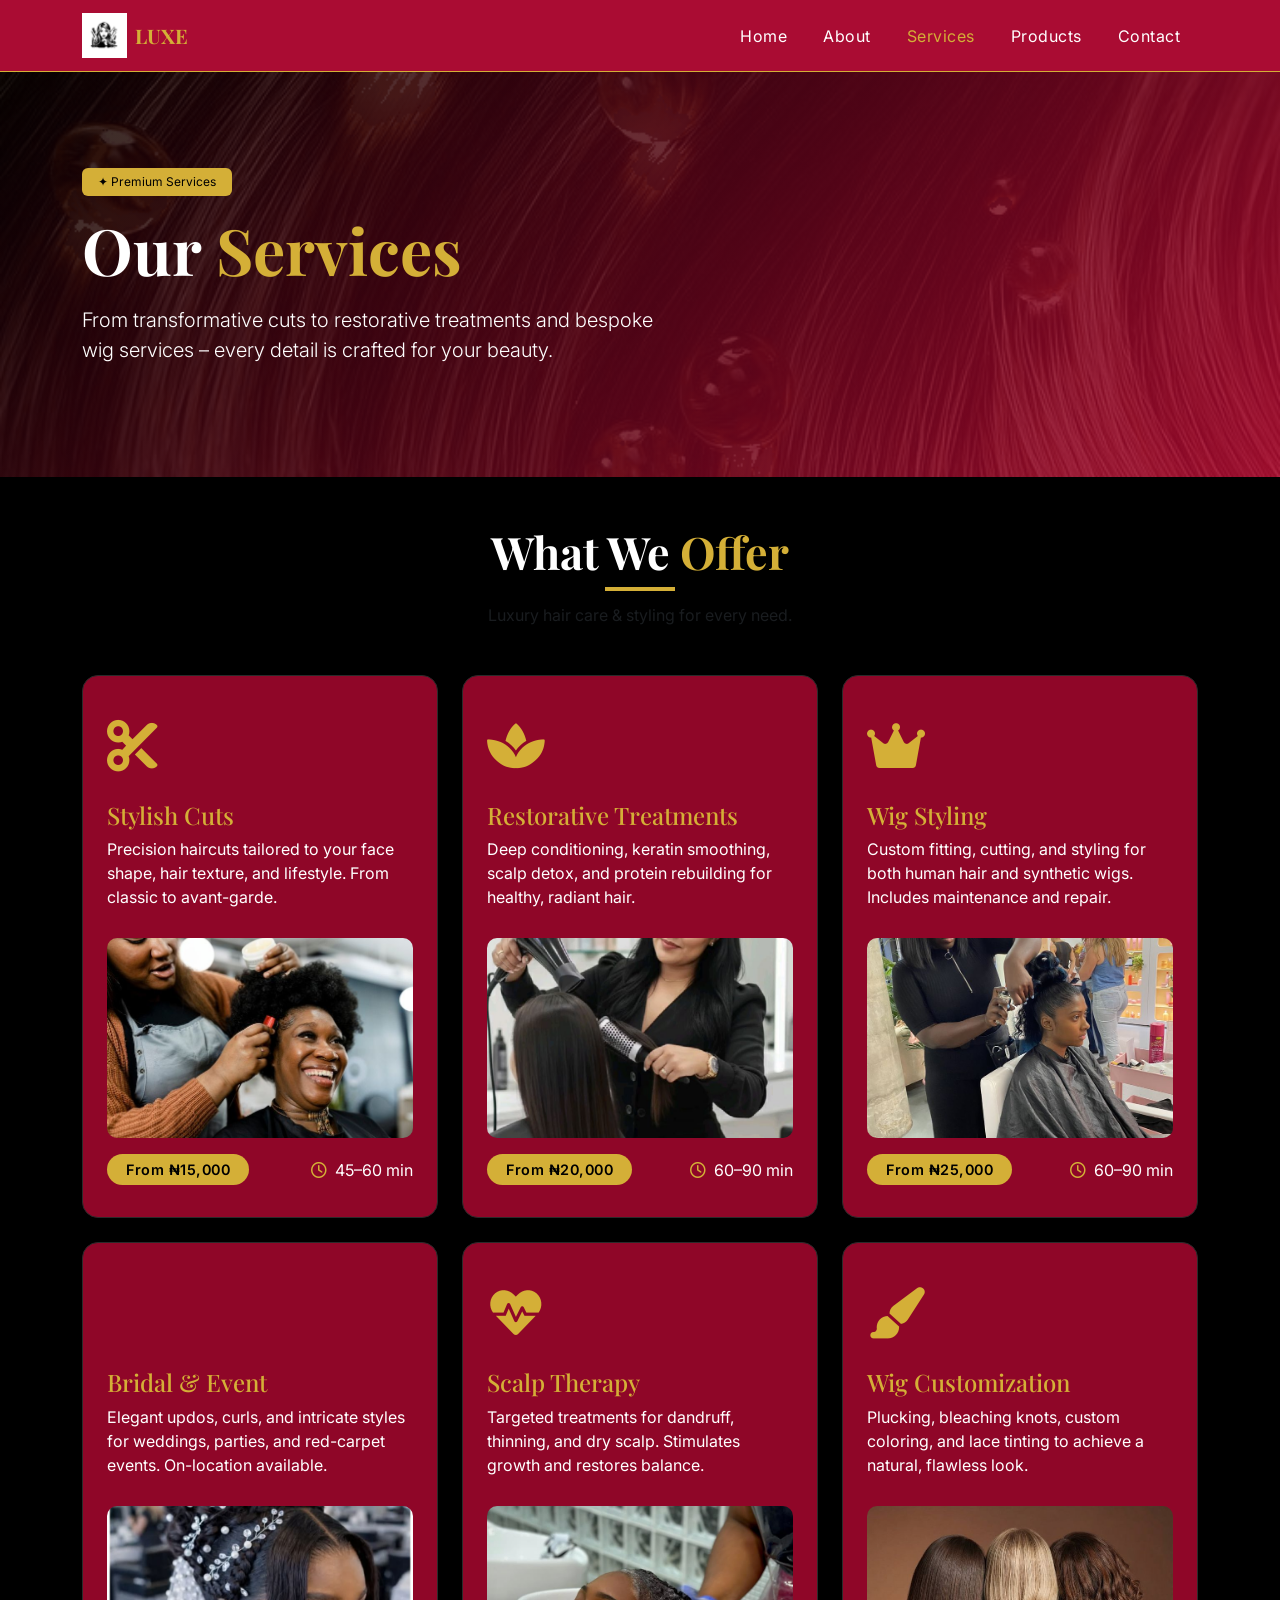
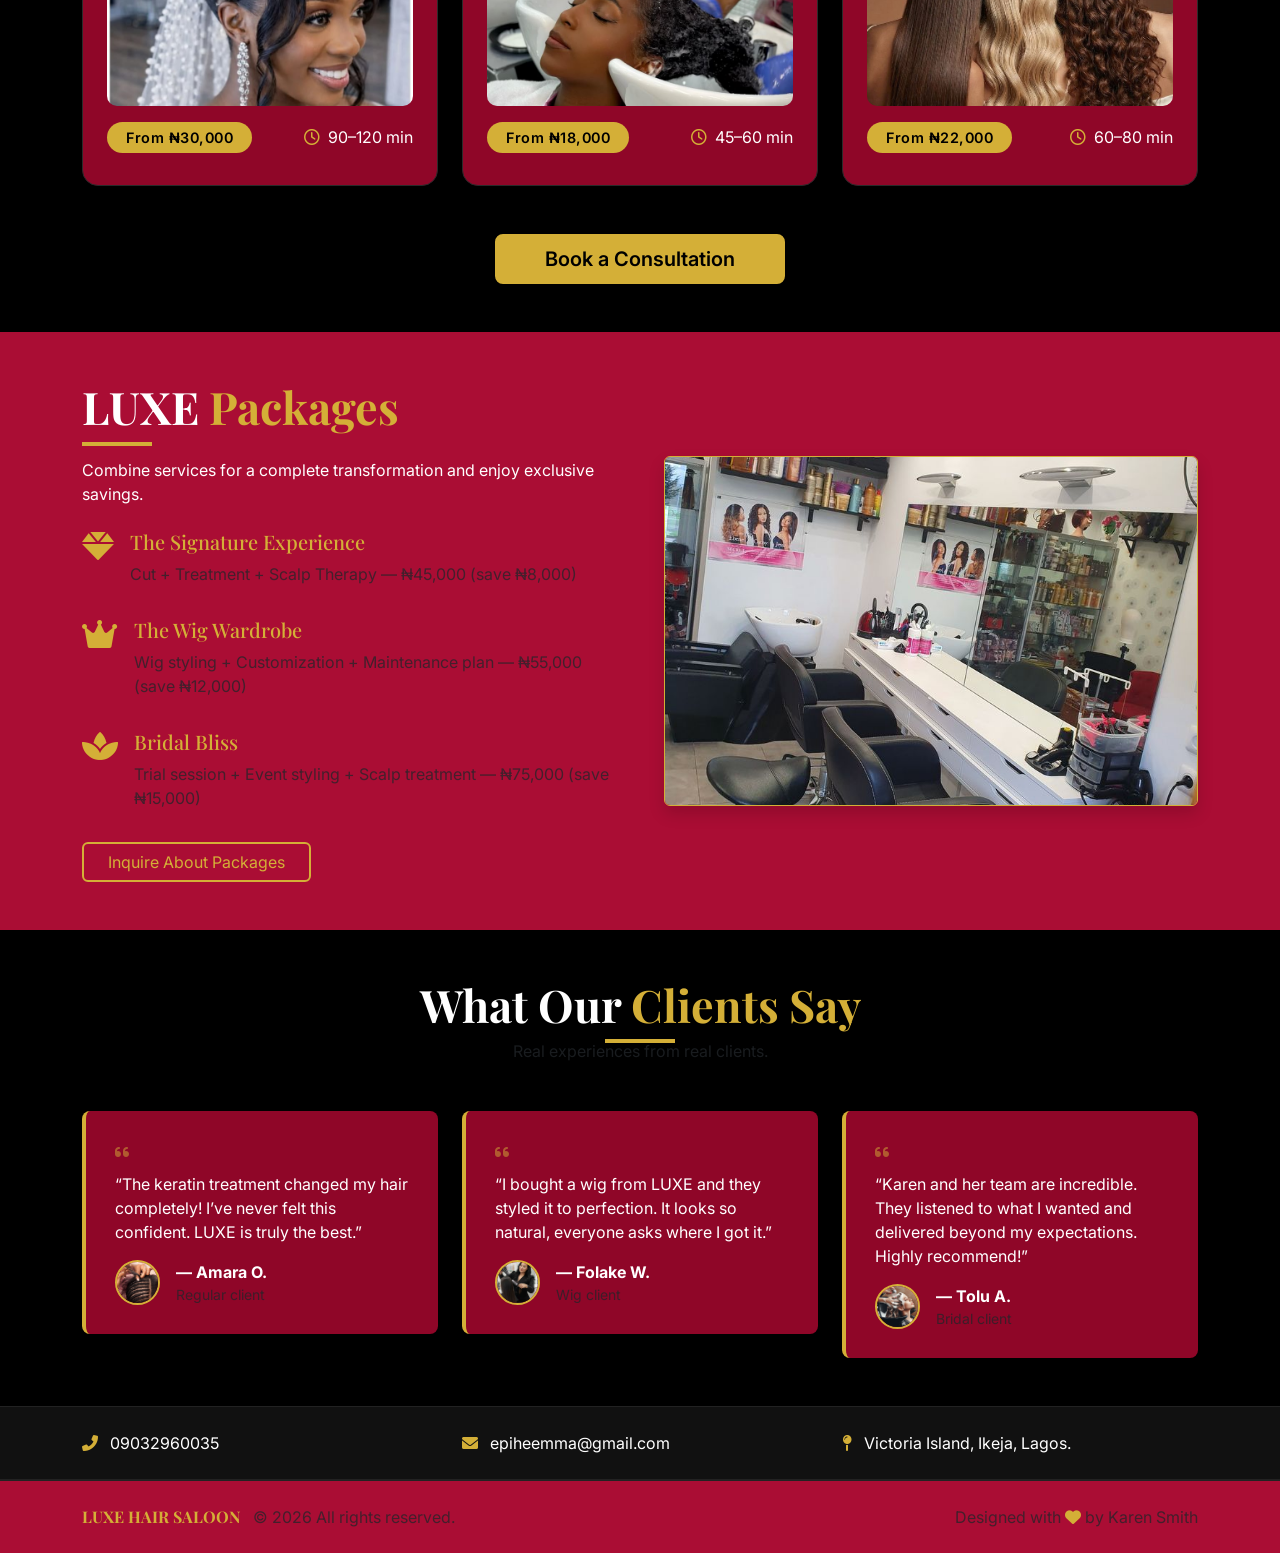
<file: services.html>
<!DOCTYPE html>
<html lang="en">
<head>
  <meta charset="UTF-8" />
  <meta name="viewport" content="width=device-width, initial-scale=1.0" />
  <title>Services | LUXE HAIR SALOON</title>
  <!-- favicon -->
  <link rel="icon" type="image/jpeg" href="static/images/logo.jfif" />
  <!-- Bootstrap 5 -->
  <link href="https://cdn.jsdelivr.net/npm/bootstrap@5.3.0-alpha1/dist/css/bootstrap.min.css" rel="stylesheet" />
  <!-- Font Awesome 6 -->
  <link rel="stylesheet" href="https://cdnjs.cloudflare.com/ajax/libs/font-awesome/6.0.0-beta3/css/all.min.css" />
  <!-- Google Fonts -->
  <link href="https://fonts.googleapis.com/css2?family=Playfair+Display:wght@400;700&family=Inter:wght@300;400;600&display=swap" rel="stylesheet" />
  <style>
    /* ----- GLOBAL RESET & VARIABLES ----- */
    * { margin:0; padding:0; box-sizing:border-box; }
    body {
      font-family: 'Inter', sans-serif;
      background-color: rgba(168, 8, 48, 0.85);
      color: #fff;
    }
    h1, h2, h3, h4, h5 { font-family: 'Playfair Display', serif; }
    .gold { color: #D4AF37; }
    .bg-gold { background-color: #D4AF37 !important; }
    .border-gold { border-color: #D4AF37 !important; }
    .text-gold { color: #D4AF37; }

    /* ----- BUTTONS ----- */
    .btn-gold {
      background-color: #D4AF37;
      color: #000;
      font-weight: 600;
      border: 2px solid #D4AF37;
      transition: 0.3s;
    }
    .btn-gold:hover {
      background-color: transparent;
      color: #D4AF37;
    }
    .btn-outline-gold {
      border: 2px solid #D4AF37;
      color: #D4AF37;
      background: transparent;
      transition: 0.3s;
    }
    .btn-outline-gold:hover {
      background: #D4AF37;
      color: #000;
    }

    /* ----- NAVBAR (matches other pages) ----- */
    .navbar {
      background: rgba(168, 8, 48,0.85) !important;
      backdrop-filter: blur(4px);
      border-bottom: 1px solid #D4AF37;
    }
    .navbar-brand img { height: 45px; width: auto; }
    .nav-link {
      color: #fff !important;
      font-weight: 400;
      letter-spacing: 0.5px;
      margin: 0 10px;
      transition: color 0.3s;
    }
    .nav-link:hover, .nav-link.active {
      color: #D4AF37 !important;
    }

    /* ----- SECTION TITLE (underline) ----- */
    .section-title {
      position: relative;
      display: inline-block;
      font-size: 2.8rem;
      font-weight: 700;
    }
    .section-title::after {
      content: '';
      position: absolute;
      bottom: -12px;
      left: 0;
      width: 70px;
      height: 4px;
      background: #D4AF37;
    }
    .section-title.text-center::after {
      left: 50%;
      transform: translateX(-50%);
    }

    /* ----- SERVICES HERO ----- */
    .services-hero {
      background: linear-gradient(135deg, rgba(0,0,0,0.8) 0%, rgba(168, 8, 48, 0.85) 100%), url('static/images/back3.gif') center/cover no-repeat;
      min-height: 45vh;
      display: flex;
      align-items: center;
      padding: 5rem 0;
      margin-top: 72px;
    }

    /* ----- SERVICE CARDS (enhanced) ----- */
    .service-card {
      background: rgba(168, 8, 48, 0.85);
      border: 1px solid #2a2a2a;
      border-radius: 16px;
      padding: 2rem 1.5rem;
      transition: all 0.3s ease;
      height: 100%;
    }
    .service-card:hover {
      transform: translateY(-8px);
      border-color: #D4AF37;
      box-shadow: 0 12px 40px rgba(212,175,55,0.12);
    }
    .service-icon {
      font-size: 3.2rem;
      color: #D4AF37;
      margin-bottom: 1rem;
    }
    .service-card .card-img-top {
      height: 200px;
      object-fit: cover;
      border-radius: 10px;
      margin-top: 0.8rem;
    }
    .price-tag {
      display: inline-block;
      background: #D4AF37;
      color: #000;
      font-weight: 600;
      padding: 0.3rem 1.2rem;
      border-radius: 30px;
      font-size: 0.9rem;
      letter-spacing: 0.5px;
    }

    /* ----- TESTIMONIAL / PARLOUR (reused style) ----- */
    .testimonial-card {
      background: rgba(168, 8, 48, 0.85);
      border-left: 4px solid #D4AF37;
      padding: 1.8rem;
      border-radius: 8px;
    }

    /* ----- FOOTER & SOCIAL ----- */
    .footer {
      background: rgba(168, 8, 48, 0.85);
      border-top: 1px solid #222;
    }
    .footer a {
      color: #ccc;
      text-decoration: none;
      transition: 0.3s;
    }
    .footer a:hover { color: #D4AF37; }
    .social-icons a {
      display: inline-block;
      background: #222;
      color: #fff;
      width: 42px;
      height: 42px;
      line-height: 42px;
      text-align: center;
      border-radius: 50%;
      margin-right: 8px;
      transition: 0.3s;
      border: 1px solid #333;
    }
    .social-icons a:hover {
      background: #D4AF37;
      color: #000;
      border-color: #D4AF37;
    }

    @media (max-width: 768px) {
      .section-title { font-size: 2.2rem; }
      .services-hero { min-height: 35vh; }
    }
  </style>
</head>
<body>

  <!-- ====== NAVBAR (consistent) ====== -->
  <nav class="navbar navbar-expand-lg navbar-dark fixed-top">
    <div class="container">
      <a class="navbar-brand d-flex align-items-center" href="index.html">
        <img src="static/images/logo.jfif" alt="LUXE HAIR SALOON" class="me-2" />
        <span class="gold fw-bold" style="font-family: 'Playfair Display', serif;">LUXE</span>
      </a>
      <button class="navbar-toggler" type="button" data-bs-toggle="collapse" data-bs-target="#navbarMain"
              aria-controls="navbarMain" aria-expanded="false" aria-label="Toggle navigation">
        <span class="navbar-toggler-icon"></span>
      </button>
      <div class="collapse navbar-collapse" id="navbarMain">
        <ul class="navbar-nav ms-auto mb-2 mb-lg-0">
          <li class="nav-item"><a class="nav-link" href="index.html">Home</a></li>
          <li class="nav-item"><a class="nav-link" href="about.html">About</a></li>
          <li class="nav-item"><a class="nav-link active" href="services.html">Services</a></li>
          <li class="nav-item"><a class="nav-link" href="products.html">Products</a></li>
          <li class="nav-item"><a class="nav-link" href="contacts.html">Contact</a></li>
        </ul>
      </div>
    </div>
  </nav>

  <!-- ====== SERVICES HERO ====== -->
  <section class="services-hero">
    <div class="container">
      <div class="row">
        <div class="col-lg-8">
          <span class="badge bg-gold text-black px-3 py-2 mb-3" style="font-weight:400;">✦ Premium Services</span>
          <h1 class="display-3 fw-bold">Our <span class="gold">Services</span></h1>
          <p class="lead mt-3" style="max-width:600px;">From transformative cuts to restorative treatments and bespoke wig services – every detail is crafted for your beauty.</p>
        </div>
      </div>
    </div>
  </section>

  <!-- ====== MAIN SERVICES GRID ====== -->
  <section class="py-5 bg-black">
    <div class="container">
      <div class="text-center mb-5">
        <h2 class="section-title text-center">What We <span class="gold">Offer</span></h2>
        <p class="text-muted mt-3">Luxury hair care & styling for every need.</p>
      </div>

      <div class="row g-4">
        <!-- Service 1: Stylish Cuts -->
        <div class="col-md-6 col-lg-4">
          <div class="service-card">
            <div class="service-icon"><i class="fas fa-cut"></i></div>
            <h4 class="gold">Stylish Cuts</h4>
            <p class="text-light-50">Precision haircuts tailored to your face shape, hair texture, and lifestyle. From classic to avant-garde.</p>
            <img src="static/images/beauty1.jfif" class="card-img-top" alt="Stylish cut" />
            <div class="d-flex justify-content-between align-items-center mt-3">
              <span class="price-tag">From ₦15,000</span>
              <span><i class="far fa-clock gold me-1"></i> 45–60 min</span>
            </div>
          </div>
        </div>

        <!-- Service 2: Hair Treatments -->
        <div class="col-md-6 col-lg-4">
          <div class="service-card">
            <div class="service-icon"><i class="fas fa-spa"></i></div>
            <h4 class="gold">Restorative Treatments</h4>
            <p class="text-light-50">Deep conditioning, keratin smoothing, scalp detox, and protein rebuilding for healthy, radiant hair.</p>
            <img src="static/images/beauty2.jfif" class="card-img-top" alt="Hair treatment" />
            <div class="d-flex justify-content-between align-items-center mt-3">
              <span class="price-tag">From ₦20,000</span>
              <span><i class="far fa-clock gold me-1"></i> 60–90 min</span>
            </div>
          </div>
        </div>

        <!-- Service 3: Wig Styling & Fitting -->
        <div class="col-md-6 col-lg-4">
          <div class="service-card">
            <div class="service-icon"><i class="fas fa-crown"></i></div>
            <h4 class="gold">Wig Styling</h4>
            <p class="text-light-50">Custom fitting, cutting, and styling for both human hair and synthetic wigs. Includes maintenance and repair.</p>
            <img src="static/images/beauty3.jfif" class="card-img-top" alt="Wig styling" />
            <div class="d-flex justify-content-between align-items-center mt-3">
              <span class="price-tag">From ₦25,000</span>
              <span><i class="far fa-clock gold me-1"></i> 60–90 min</span>
            </div>
          </div>
        </div>

        <!-- Service 4: Bridal & Event Hair -->
        <div class="col-md-6 col-lg-4">
          <div class="service-card">
            <div class="service-icon"><i class="fas fa-rings-wedding"></i></div>
            <h4 class="gold">Bridal & Event</h4>
            <p class="text-light-50">Elegant updos, curls, and intricate styles for weddings, parties, and red-carpet events. On-location available.</p>
            <img src="static/images/bridal.jfif" class="card-img-top" alt="Bridal hair" />
            <div class="d-flex justify-content-between align-items-center mt-3">
              <span class="price-tag">From ₦30,000</span>
              <span><i class="far fa-clock gold me-1"></i> 90–120 min</span>
            </div>
          </div>
        </div>

        <!-- Service 5: Scalp & Hair Health -->
        <div class="col-md-6 col-lg-4">
          <div class="service-card">
            <div class="service-icon"><i class="fas fa-heartbeat"></i></div>
            <h4 class="gold">Scalp Therapy</h4>
            <p class="text-light-50">Targeted treatments for dandruff, thinning, and dry scalp. Stimulates growth and restores balance.</p>
            <img src="static/images/beauty6.jfif" class="card-img-top" alt="Scalp therapy" />
            <div class="d-flex justify-content-between align-items-center mt-3">
              <span class="price-tag">From ₦18,000</span>
              <span><i class="far fa-clock gold me-1"></i> 45–60 min</span>
            </div>
          </div>
        </div>

        <!-- Service 6: Wig Customization -->
        <div class="col-md-6 col-lg-4">
          <div class="service-card">
            <div class="service-icon"><i class="fas fa-paint-brush"></i></div>
            <h4 class="gold">Wig Customization</h4>
            <p class="text-light-50">Plucking, bleaching knots, custom coloring, and lace tinting to achieve a natural, flawless look.</p>
            <img src="static/images/wig1.jfif" class="card-img-top" alt="Wig customization" />
            <div class="d-flex justify-content-between align-items-center mt-3">
              <span class="price-tag">From ₦22,000</span>
              <span><i class="far fa-clock gold me-1"></i> 60–80 min</span>
            </div>
          </div>
        </div>
      </div>

      <!-- CTA -->
      <div class="text-center mt-5">
        <a href="contacts.html" class="btn btn-gold btn-lg px-5">Book a Consultation</a>
      </div>
    </div>
  </section>

  <!-- ====== SPECIAL OFFER / PACKAGES ====== -->
  <section class="py-5" style="background:rgba(168, 8, 48, 0.85);">
    <div class="container">
      <div class="row g-5 align-items-center">
        <div class="col-md-6">
          <h2 class="section-title">LUXE <span class="gold">Packages</span></h2>
          <p class="text-light-50 mt-3">Combine services for a complete transformation and enjoy exclusive savings.</p>
          <div class="mt-4">
            <div class="d-flex align-items-start mb-3">
              <i class="fas fa-gem gold fa-2x me-3"></i>
              <div>
                <h5 class="gold">The Signature Experience</h5>
                <p class="text-muted">Cut + Treatment + Scalp Therapy — ₦45,000 (save ₦8,000)</p>
              </div>
            </div>
            <div class="d-flex align-items-start mb-3">
              <i class="fas fa-crown gold fa-2x me-3"></i>
              <div>
                <h5 class="gold">The Wig Wardrobe</h5>
                <p class="text-muted">Wig styling + Customization + Maintenance plan — ₦55,000 (save ₦12,000)</p>
              </div>
            </div>
            <div class="d-flex align-items-start">
              <i class="fas fa-spa gold fa-2x me-3"></i>
              <div>
                <h5 class="gold">Bridal Bliss</h5>
                <p class="text-muted">Trial session + Event styling + Scalp treatment — ₦75,000 (save ₦15,000)</p>
              </div>
            </div>
          </div>
          <a href="contacts.html" class="btn btn-outline-gold mt-3 px-4">Inquire About Packages</a>
        </div>
        <div class="col-md-6">
          <img src="static/images/parlour.jfif" alt="LUXE salon" class="img-fluid rounded shadow" style="border:1px solid #D4AF37; max-height:350px; width:100%; object-fit:cover;" />
        </div>
      </div>
    </div>
  </section>

  <!-- ====== TESTIMONIALS ====== -->
  <section class="py-5 bg-black">
    <div class="container">
      <div class="text-center mb-5">
        <h2 class="section-title text-center">What Our <span class="gold">Clients Say</span></h2>
        <p class="text-muted">Real experiences from real clients.</p>
      </div>
      <div class="row g-4">
        <div class="col-md-4">
          <div class="testimonial-card">
            <i class="fas fa-quote-left gold opacity-50"></i>
            <p class="mt-2">“The keratin treatment changed my hair completely! I’ve never felt this confident. LUXE is truly the best.”</p>
            <div class="d-flex align-items-center mt-3">
              <img src="static/images/beauty4.jfif" alt="client" style="width:45px; height:45px; border-radius:50%; object-fit:cover; border:2px solid #D4AF37;" />
              <div class="ms-3">
                <strong>— Amara O.</strong>
                <span class="d-block text-muted small">Regular client</span>
              </div>
            </div>
          </div>
        </div>
        <div class="col-md-4">
          <div class="testimonial-card">
            <i class="fas fa-quote-left gold opacity-50"></i>
            <p class="mt-2">“I bought a wig from LUXE and they styled it to perfection. It looks so natural, everyone asks where I got it.”</p>
            <div class="d-flex align-items-center mt-3">
              <img src="static/images/beauty2.jfif" alt="client" style="width:45px; height:45px; border-radius:50%; object-fit:cover; border:2px solid #D4AF37;" />
              <div class="ms-3">
                <strong>— Folake W.</strong>
                <span class="d-block text-muted small">Wig client</span>
              </div>
            </div>
          </div>
        </div>
        <div class="col-md-4">
          <div class="testimonial-card">
            <i class="fas fa-quote-left gold opacity-50"></i>
            <p class="mt-2">“Karen and her team are incredible. They listened to what I wanted and delivered beyond my expectations. Highly recommend!”</p>
            <div class="d-flex align-items-center mt-3">
              <img src="static/images/beauty5.jfif" alt="client" style="width:45px; height:45px; border-radius:50%; object-fit:cover; border:2px solid #D4AF37;" />
              <div class="ms-3">
                <strong>— Tolu A.</strong>
                <span class="d-block text-muted small">Bridal client</span>
              </div>
            </div>
          </div>
        </div>
      </div>
    </div>
  </section>

  <!-- ====== CONTACT STRIP ====== -->
  <section class="py-4" style="background:#111; border-top:1px solid #222; border-bottom:1px solid #222;">
    <div class="container">
      <div class="row align-items-center text-center text-md-start">
        <div class="col-md-4">
          <i class="fas fa-phone-alt gold me-2"></i> 09032960035
        </div>
        <div class="col-md-4">
          <i class="fas fa-envelope gold me-2"></i> epiheemma@gmail.com
        </div>
        <div class="col-md-4">
          <i class="fas fa-map-pin gold me-2"></i> Victoria Island, Ikeja, Lagos.
        </div>
      </div>
    </div>
  </section>

  <!-- ====== FOOTER ====== -->
  <footer class="footer py-4">
    <div class="container">
      <div class="row align-items-center">
        <div class="col-md-6">
          <span class="gold fw-bold" style="font-family:'Playfair Display',serif;">LUXE HAIR SALOON</span>
          <span class="text-muted ms-2">© 2026 All rights reserved.</span>
        </div>
        <div class="col-md-6 text-md-end">
          <span class="text-muted">Designed with <i class="fas fa-heart gold"></i> by Karen Smith</span>
        </div>
      </div>
    </div>
  </footer>

  <!-- Bootstrap JS -->
  <script src="https://cdn.jsdelivr.net/npm/bootstrap@5.3.0-alpha1/dist/js/bootstrap.bundle.min.js"></script>
  <!-- smooth scroll -->
  <script>
    document.querySelectorAll('a[href^="#"]').forEach(a => {
      a.addEventListener('click', function(e) {
        const target = document.querySelector(this.getAttribute('href'));
        if (target) { e.preventDefault(); target.scrollIntoView({ behavior: 'smooth' }); }
      });
    });
  </script>
</body>
</html>
</file>
